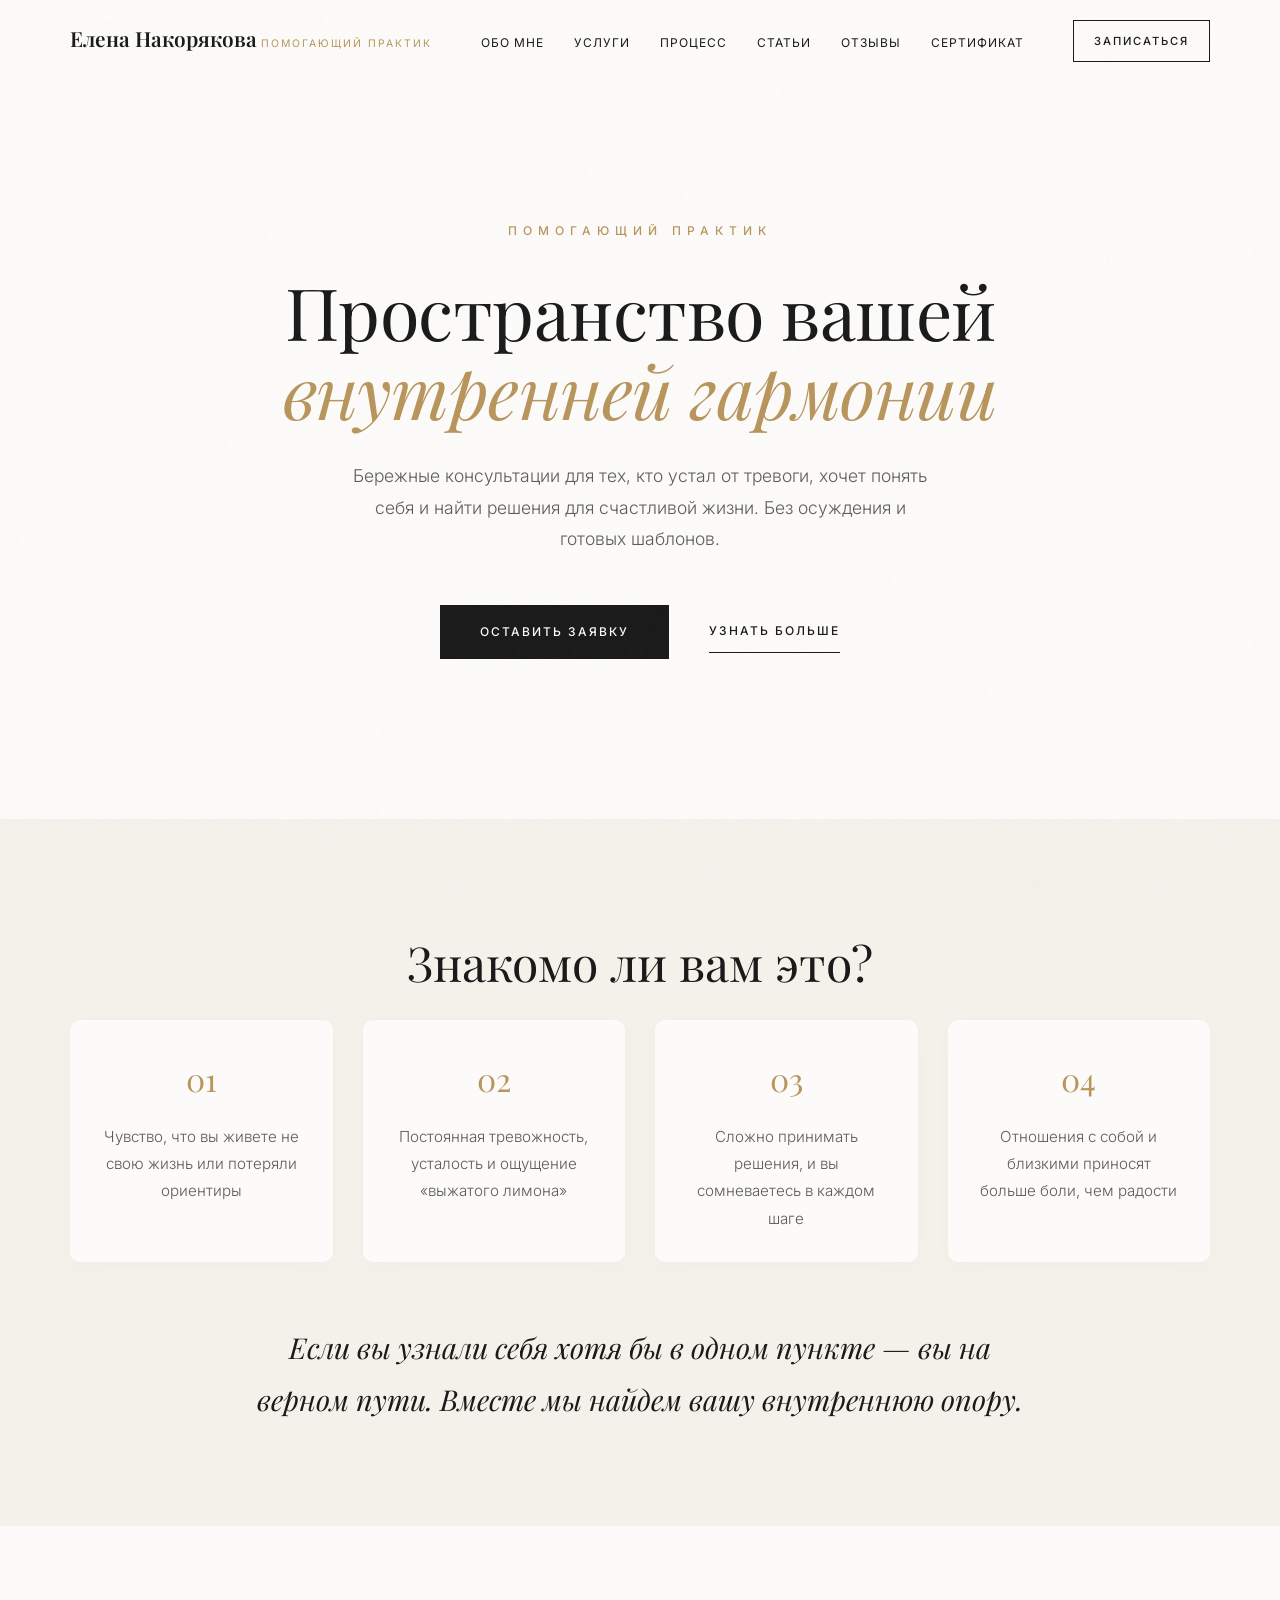
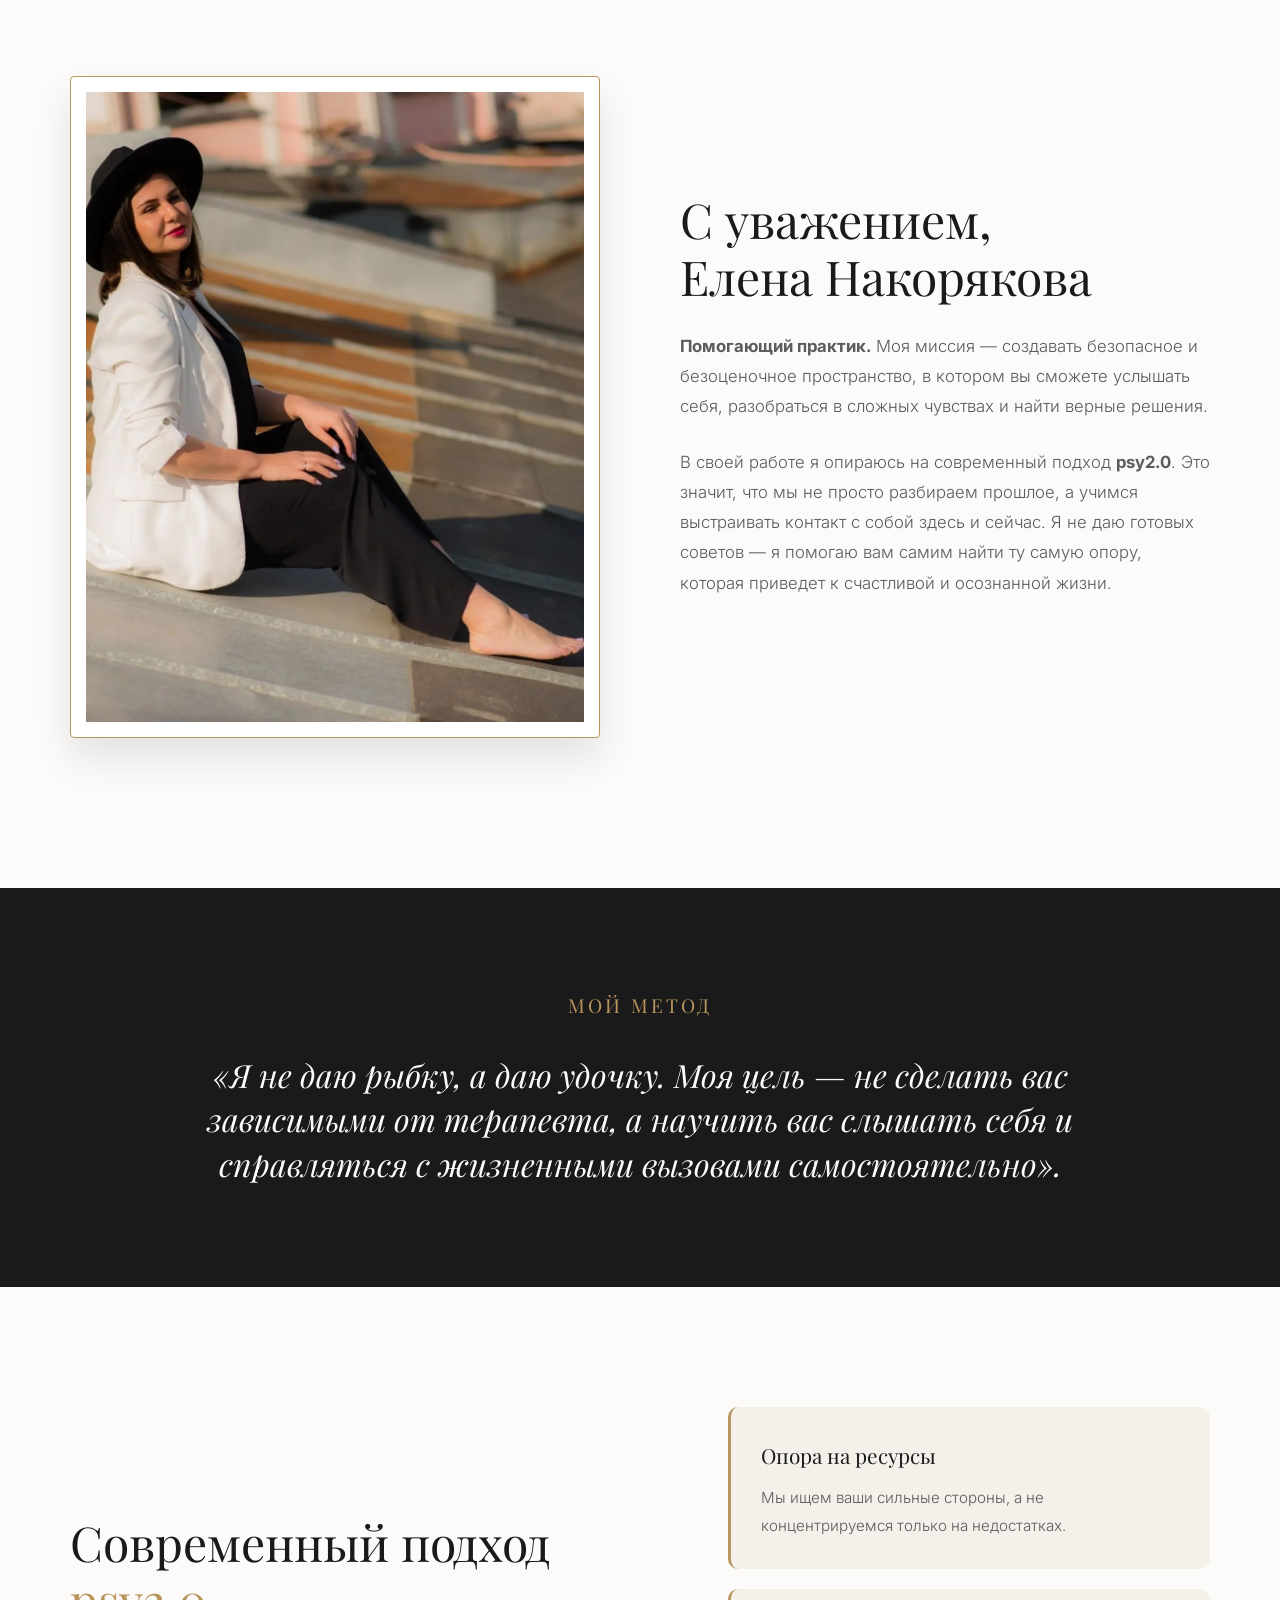
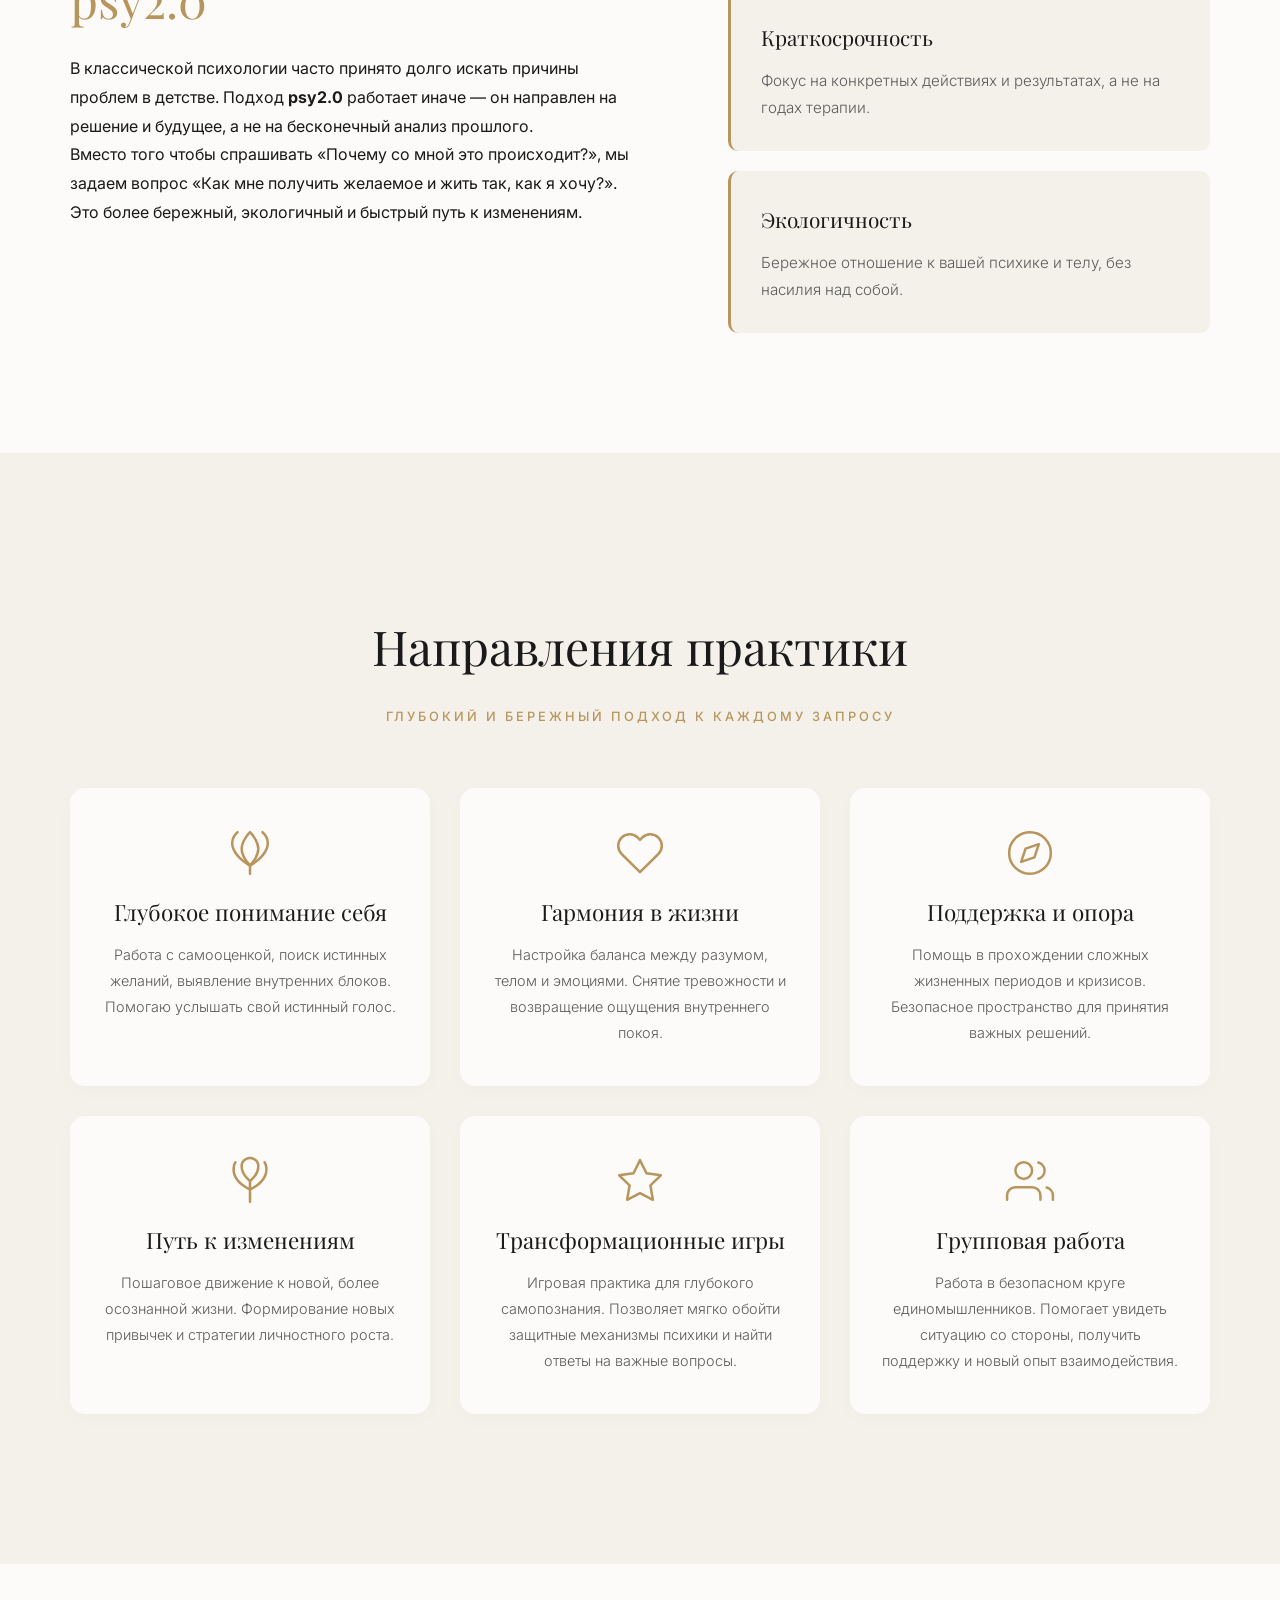
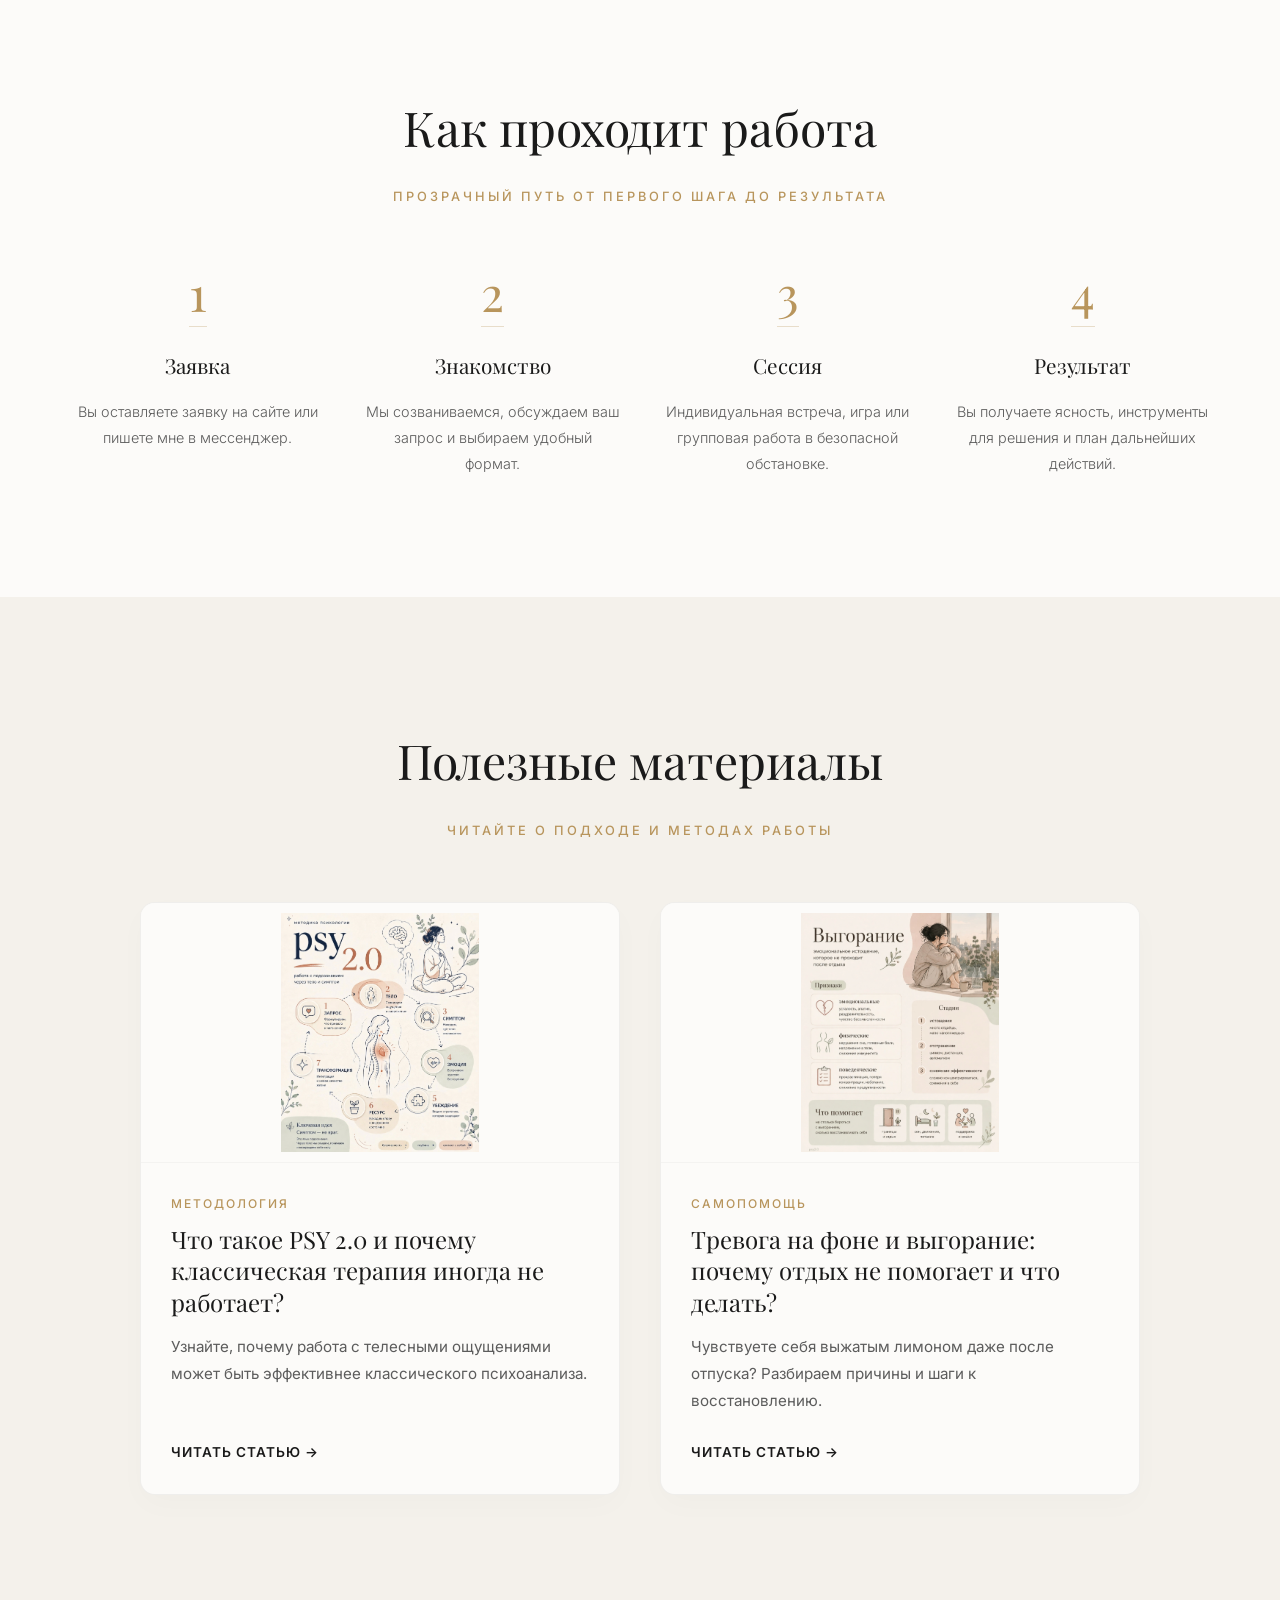
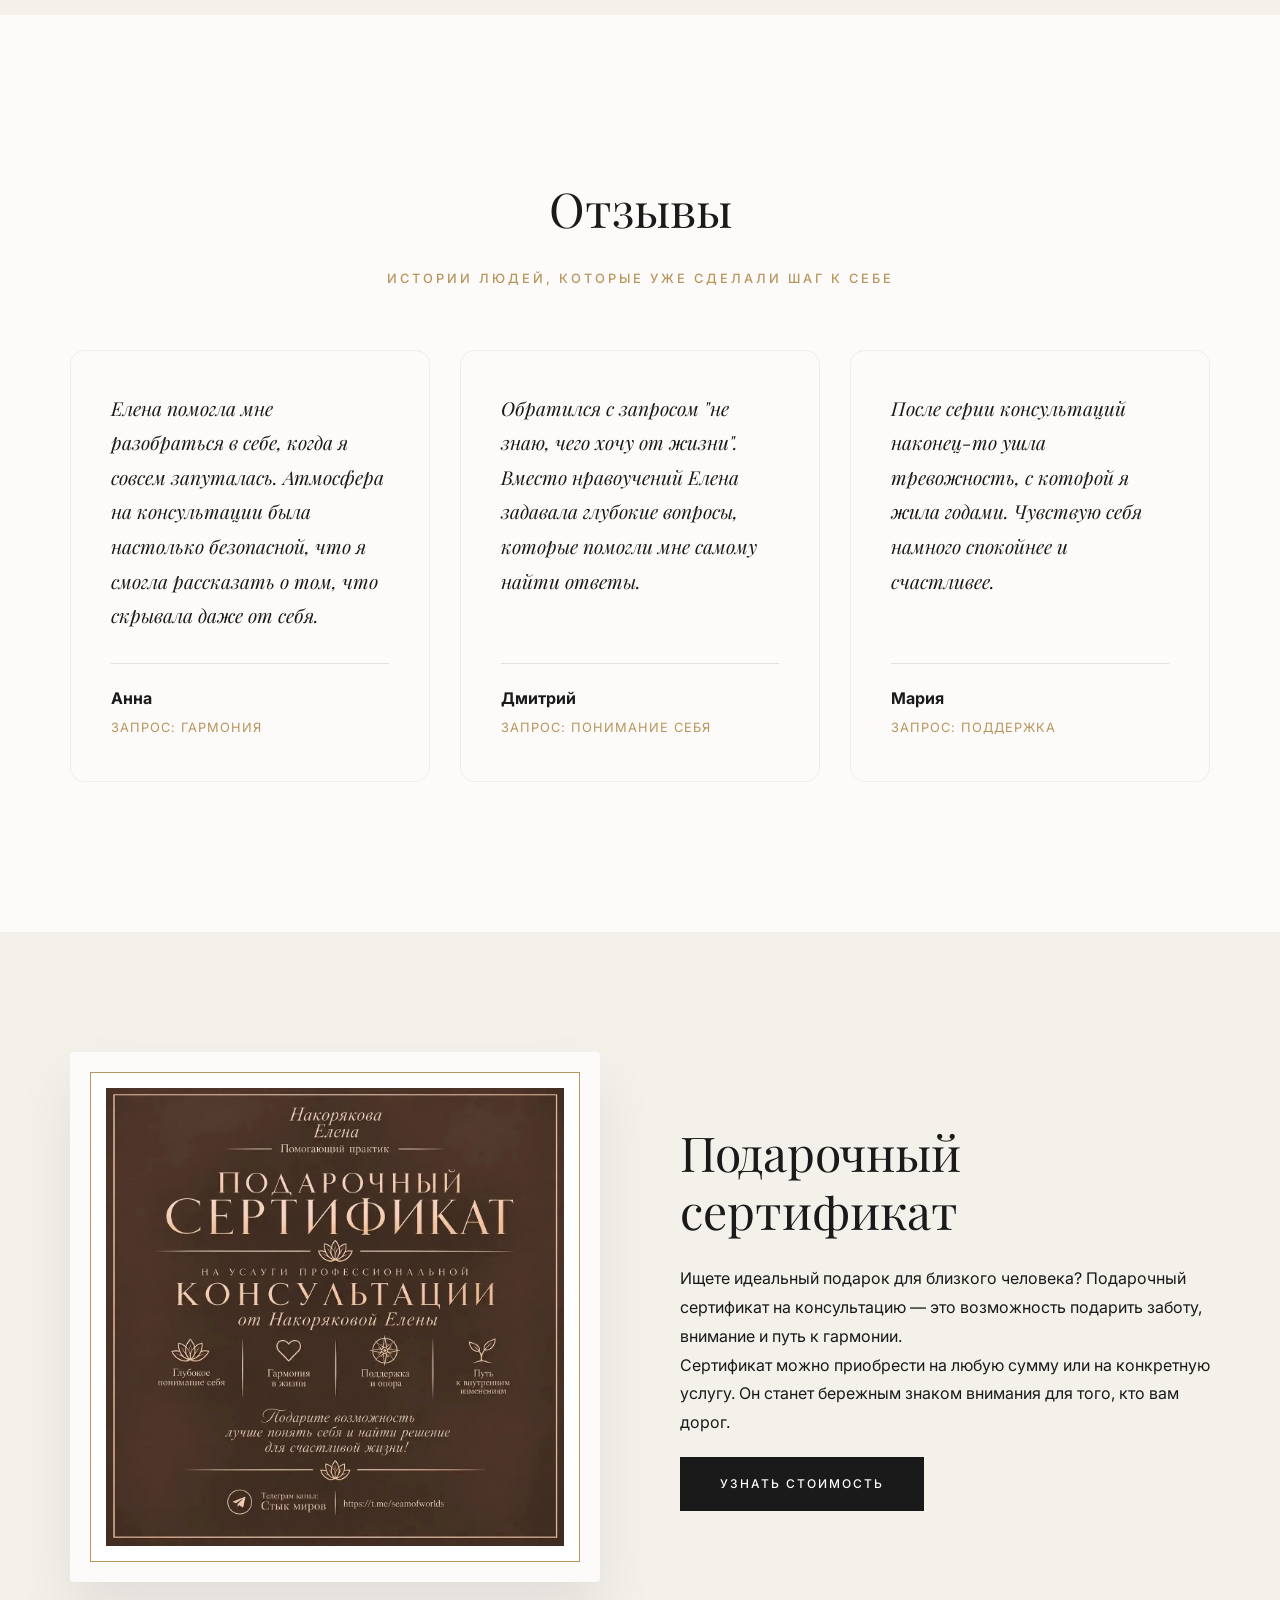
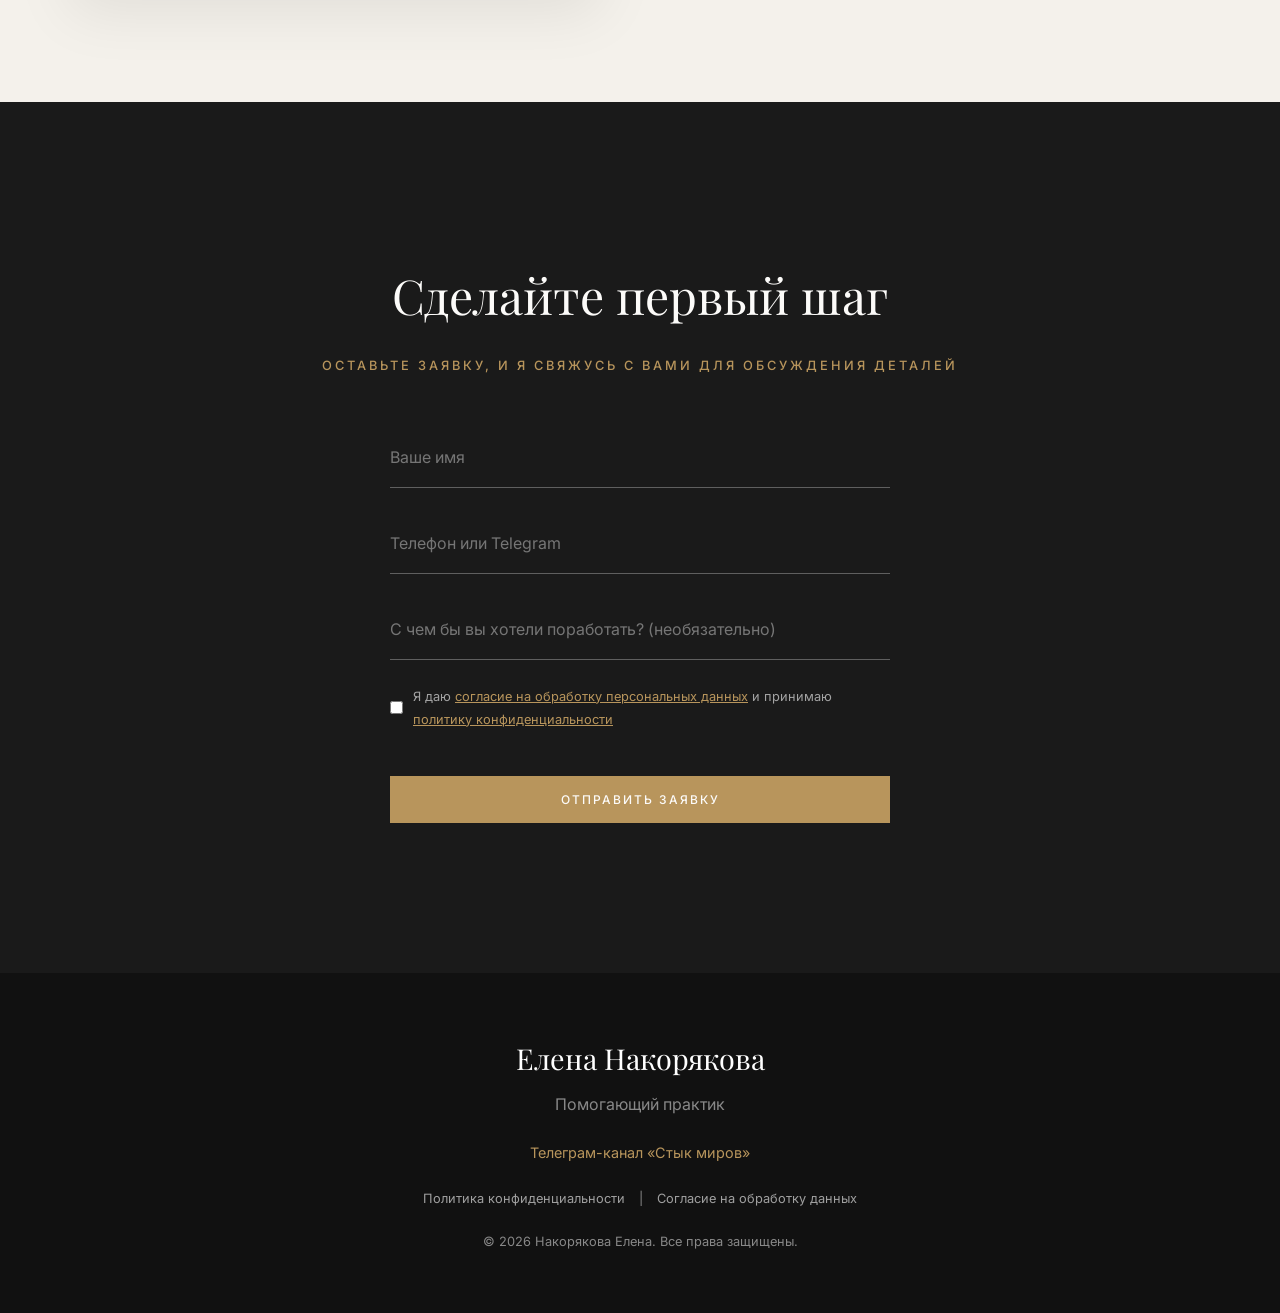
<file: index.html>
<!DOCTYPE html>
<html lang="ru">
<head>
    <meta charset="UTF-8">
    <meta name="viewport" content="width=device-width, initial-scale=1.0">
    <title>Елена Накорякова | Помогающий практик</title>
    
    <!-- Логотип для браузера и поисковиков -->
<link rel="icon" type="image/png" href="logo.png">
<link rel="apple-touch-icon" href="logo.png">

<!-- Настройки для красивого отображения при отправке ссылки в соцсетях/мессенджерах -->
<meta property="og:title" content="Елена Накорякова | Помогающий практик">
<meta property="og:description" content="Бережные консультации, подход psy2.0, гармония и опора.">
<meta property="og:image" content="https://stykmirov.ru/logo.png">
<meta property="og:type" content="website">
    
    <link rel="stylesheet" href="style.css">
    
    <link rel="preconnect" href="https://fonts.googleapis.com">
    <link rel="preconnect" href="https://fonts.gstatic.com" crossorigin>
    <link href="https://fonts.googleapis.com/css2?family=Inter:wght@300;400;500&family=Playfair+Display:ital,wght@0,400;0,500;0,600;1,400&display=swap" rel="stylesheet">
</head>
<body>

    <div class="bg-texture"></div>

    <!-- НАВИГАЦИЯ -->
    <nav id="navbar">
        <div class="container nav-content">
            <div class="logo">
                <a href="index.html" style="text-decoration: none;">
                    <span class="logo-name">Елена Накорякова</span>
                    <span class="logo-sub">Помогающий практик</span>
                </a>
            </div>
            
            <div class="burger" id="burger-menu">
                <span></span>
                <span></span>
                <span></span>
            </div>

            <ul class="nav-links" id="nav-links">
                <li><a href="#about">Обо мне</a></li>
                <li><a href="#services">Услуги</a></li>
                <li><a href="#process">Процесс</a></li>
                <li><a href="#blog">Статьи</a></li> <!-- Ведет на блок карточек -->
                <li><a href="#reviews">Отзывы</a></li>
                <li><a href="#certificate">Сертификат</a></li>
                <li class="mobile-only-btn"><a href="#contact" class="btn btn-nav">Записаться</a></li>
            </ul>
            
            <a href="#contact" class="btn btn-nav desktop-only-btn">Записаться</a>
        </div>
    </nav>

    <!-- ГЛАВНЫЙ ЭКРАН -->
    <header class="hero" id="home">
        <div class="container hero-content reveal">
            <p class="hero-tagline">Помогающий практик</p>
            <h1>Пространство вашей <br><span class="italic-accent">внутренней гармонии</span></h1>
            <p class="hero-subtitle">Бережные консультации для тех, кто устал от тревоги, хочет понять себя и найти решения для счастливой жизни. Без осуждения и готовых шаблонов.</p>
            <div class="hero-buttons">
                <a href="#contact" class="btn btn-primary">Оставить заявку</a>
                <a href="#about" class="btn btn-text">Узнать больше</a>
            </div>
        </div>
    </header>

    <!-- ЭМПАТИЯ -->
    <section class="empathy">
        <div class="container reveal">
            <h2 class="section-title">Знакомо ли вам это?</h2>
            <div class="empathy-grid">
                <div class="empathy-item">
                    <span class="empathy-mark">01</span>
                    <p>Чувство, что вы живете не свою жизнь или потеряли ориентиры</p>
                </div>
                <div class="empathy-item">
                    <span class="empathy-mark">02</span>
                    <p>Постоянная тревожность, усталость и ощущение «выжатого лимона»</p>
                </div>
                <div class="empathy-item">
                    <span class="empathy-mark">03</span>
                    <p>Сложно принимать решения, и вы сомневаетесь в каждом шаге</p>
                </div>
                <div class="empathy-item">
                    <span class="empathy-mark">04</span>
                    <p>Отношения с собой и близкими приносят больше боли, чем радости</p>
                </div>
            </div>
            <p class="empathy-outro">Если вы узнали себя хотя бы в одном пункте — вы на верном пути. Вместе мы найдем вашу внутреннюю опору.</p>
        </div>
    </section>

    <!-- ОБО МНЕ -->
    <section class="about" id="about">
        <div class="container about-grid reveal">
            <div class="about-image">
                <img src="portrait.jpg" alt="Елена Накорякова" class="about-img">
            </div>
            <div class="about-text">
                <h2 class="section-title-left">С уважением, <br>Елена Накорякова</h2>
                <p class="about-desc"><strong>Помогающий практик.</strong> Моя миссия — создавать безопасное и безоценочное пространство, в котором вы сможете услышать себя, разобраться в сложных чувствах и найти верные решения.</p>
                <p class="about-desc">В своей работе я опираюсь на современный подход <strong>psy2.0</strong>. Это значит, что мы не просто разбираем прошлое, а учимся выстраивать контакт с собой здесь и сейчас. Я не даю готовых советов — я помогаю вам самим найти ту самую опору, которая приведет к счастливой и осознанной жизни.</p>
            </div>
        </div>
    </section>

    <!-- МЕТОД -->
    <section class="method" id="method">
        <div class="container reveal">
            <div class="method-box">
                <h2 class="method-title">Мой метод</h2>
                <p class="method-quote">«Я не даю рыбку, а даю удочку. Моя цель — не сделать вас зависимыми от терапевта, а научить вас слышать себя и справляться с жизненными вызовами самостоятельно».</p>
            </div>
        </div>
    </section>

    <!-- ПОДХОД PSY2.0 -->
    <section class="psy-approach">
        <div class="container reveal">
            <div class="psy-grid">
                <div class="psy-text">
                    <h2 class="section-title-left">Современный подход <br><span class="gold-text">psy2.0</span></h2>
                    <p class="about-desc">В классической психологии часто принято долго искать причины проблем в детстве. Подход <strong>psy2.0</strong> работает иначе — он направлен на решение и будущее, а не на бесконечный анализ прошлого.</p>
                    <p class="about-desc">Вместо того чтобы спрашивать «Почему со мной это происходит?», мы задаем вопрос «Как мне получить желаемое и жить так, как я хочу?». Это более бережный, экологичный и быстрый путь к изменениям.</p>
                </div>
                <div class="psy-features">
                    <div class="psy-feature-item">
                        <h4>Опора на ресурсы</h4>
                        <p>Мы ищем ваши сильные стороны, а не концентрируемся только на недостатках.</p>
                    </div>
                    <div class="psy-feature-item">
                        <h4>Краткосрочность</h4>
                        <p>Фокус на конкретных действиях и результатах, а не на годах терапии.</p>
                    </div>
                    <div class="psy-feature-item">
                        <h4>Экологичность</h4>
                        <p>Бережное отношение к вашей психике и телу, без насилия над собой.</p>
                    </div>
                </div>
            </div>
        </div>
    </section>

    <!-- УСЛУГИ -->
    <section class="services" id="services">
        <div class="container">
            <div class="section-header reveal">
                <h2 class="section-title">Направления практики</h2>
                <p class="section-subtitle">Глубокий и бережный подход к каждому запросу</p>
            </div>
            
            <div class="services-grid">
                <div class="service-card reveal">
                    <div class="service-icon">
                        <svg viewBox="0 0 24 24" fill="none" stroke="currentColor" stroke-width="1.2" stroke-linecap="round" stroke-linejoin="round"><path d="M12 2C12 2 16 6 16 10C16 14 12 18 12 18C12 18 8 14 8 10C8 6 12 2 12 2Z"/><path d="M12 18C12 18 18 15 20 10C22 5 18 2 18 2"/><path d="M12 18C12 18 6 15 4 10C2 5 6 2 6 2"/><path d="M12 22V18"/></svg>
                    </div>
                    <h3>Глубокое понимание себя</h3>
                    <p>Работа с самооценкой, поиск истинных желаний, выявление внутренних блоков. Помогаю услышать свой истинный голос.</p>
                </div>

                <div class="service-card reveal" style="transition-delay: 100ms;">
                    <div class="service-icon">
                        <svg viewBox="0 0 24 24" fill="none" stroke="currentColor" stroke-width="1.2" stroke-linecap="round" stroke-linejoin="round"><path d="M20.84 4.61a5.5 5.5 0 0 0-7.78 0L12 5.67l-1.06-1.06a5.5 5.5 0 0 0-7.78 7.78l1.06 1.06L12 21.23l7.78-7.78 1.06-1.06a5.5 5.5 0 0 0 0-7.78z"/></svg>
                    </div>
                    <h3>Гармония в жизни</h3>
                    <p>Настройка баланса между разумом, телом и эмоциями. Снятие тревожности и возвращение ощущения внутреннего покоя.</p>
                </div>

                <div class="service-card reveal" style="transition-delay: 200ms;">
                    <div class="service-icon">
                        <svg viewBox="0 0 24 24" fill="none" stroke="currentColor" stroke-width="1.2" stroke-linecap="round" stroke-linejoin="round"><circle cx="12" cy="12" r="10"/><polygon points="16.24 7.76 14.12 14.12 7.76 16.24 9.88 9.88 16.24 7.76"/></svg>
                    </div>
                    <h3>Поддержка и опора</h3>
                    <p>Помощь в прохождении сложных жизненных периодов и кризисов. Безопасное пространство для принятия важных решений.</p>
                </div>

                <div class="service-card reveal" style="transition-delay: 300ms;">
                    <div class="service-icon">
                        <svg viewBox="0 0 24 24" fill="none" stroke="currentColor" stroke-width="1.2" stroke-linecap="round" stroke-linejoin="round"><path d="M12 22V12"/><path d="M12 12C12 12 16 9 16 5C16 1 12 1 12 1C12 1 8 1 8 5C8 9 12 12 12 12Z"/><path d="M12 16C12 16 17 14 19 10C21 6 19 3 19 3"/><path d="M12 16C12 16 7 14 5 10C3 6 5 3 5 3"/></svg>
                    </div>
                    <h3>Путь к изменениям</h3>
                    <p>Пошаговое движение к новой, более осознанной жизни. Формирование новых привычек и стратегии личностного роста.</p>
                </div>

                <div class="service-card reveal" style="transition-delay: 400ms;">
                    <div class="service-icon">
                        <svg viewBox="0 0 24 24" fill="none" stroke="currentColor" stroke-width="1.2" stroke-linecap="round" stroke-linejoin="round"><polygon points="12 2 15.09 8.26 22 9.27 17 14.14 18.18 21.02 12 17.77 5.82 21.02 7 14.14 2 9.27 8.91 8.26 12 2"></polygon></svg>
                    </div>
                    <h3>Трансформационные игры</h3>
                    <p>Игровая практика для глубокого самопознания. Позволяет мягко обойти защитные механизмы психики и найти ответы на важные вопросы.</p>
                </div>

                <div class="service-card reveal" style="transition-delay: 500ms;">
                    <div class="service-icon">
                        <svg viewBox="0 0 24 24" fill="none" stroke="currentColor" stroke-width="1.2" stroke-linecap="round" stroke-linejoin="round"><path d="M17 21v-2a4 4 0 0 0-4-4H5a4 4 0 0 0-4 4v2"></path><circle cx="9" cy="7" r="4"></circle><path d="M23 21v-2a4 4 0 0 0-3-3.87"></path><path d="M16 3.13a4 4 0 0 1 0 7.75"></path></svg>
                    </div>
                    <h3>Групповая работа</h3>
                    <p>Работа в безопасном круге единомышленников. Помогает увидеть ситуацию со стороны, получить поддержку и новый опыт взаимодействия.</p>
                </div>
            </div>
        </div>
    </section>

    <!-- КАК ПРОХОДИТ -->
    <section class="process" id="process">
        <div class="container">
            <div class="section-header reveal">
                <h2 class="section-title">Как проходит работа</h2>
                <p class="section-subtitle">Прозрачный путь от первого шага до результата</p>
            </div>
            <div class="process-steps reveal">
                <div class="step">
                    <div class="step-num">1</div>
                    <h4>Заявка</h4>
                    <p>Вы оставляете заявку на сайте или пишете мне в мессенджер.</p>
                </div>
                <div class="step">
                    <div class="step-num">2</div>
                    <h4>Знакомство</h4>
                    <p>Мы созваниваемся, обсуждаем ваш запрос и выбираем удобный формат.</p>
                </div>
                <div class="step">
                    <div class="step-num">3</div>
                    <h4>Сессия</h4>
                    <p>Индивидуальная встреча, игра или групповая работа в безопасной обстановке.</p>
                </div>
                <div class="step">
                    <div class="step-num">4</div>
                    <h4>Результат</h4>
                    <p>Вы получаете ясность, инструменты для решения и план дальнейших действий.</p>
                </div>
            </div>
        </div>
    </section>

    <!-- БЛОК АНОНСА СТАТЕЙ (СТАТИЧЕСКИЙ) -->
    <section class="blog-preview" id="blog">
        <div class="container reveal">
            <div class="section-header">
                <h2 class="section-title">Полезные материалы</h2>
                <p class="section-subtitle">Читайте о подходе и методах работы</p>
            </div>
            
            <div class="blog-card-wrapper">
                <!-- Статья 1 -->
                <a href="blog-psy2.html" class="blog-card">
                    <div class="blog-card-img">
                        <img src="psy2-photo.jpg" alt="PSY 2.0">
                    </div>
                    <div class="blog-card-content">
                        <span class="blog-category">Методология</span>
                        <h3>Что такое PSY 2.0 и почему классическая терапия иногда не работает?</h3>
                        <p>Узнайте, почему работа с телесными ощущениями может быть эффективнее классического психоанализа.</p>
                        <span class="blog-read-more">Читать статью &rarr;</span>
                    </div>
                </a>

                <!-- Статья 2 -->
                <a href="blog-burnout.html" class="blog-card">
                    <div class="blog-card-img">
                        <img src="burnout-photo.jpg" alt="Выгорание">
                    </div>
                    <div class="blog-card-content">
                        <span class="blog-category">Самопомощь</span>
                        <h3>Тревога на фоне и выгорание: почему отдых не помогает и что делать?</h3>
                        <p>Чувствуете себя выжатым лимоном даже после отпуска? Разбираем причины и шаги к восстановлению.</p>
                        <span class="blog-read-more">Читать статью &rarr;</span>
                    </div>
                </a>
            </div>
        </div>
    </section>

    <!-- ОТЗЫВЫ -->
    <section class="reviews" id="reviews">
        <div class="container">
            <div class="section-header reveal">
                <h2 class="section-title">Отзывы</h2>
                <p class="section-subtitle">Истории людей, которые уже сделали шаг к себе</p>
            </div>
            <div class="reviews-grid">
                <div class="review-card reveal">
                    <p class="review-text">Елена помогла мне разобраться в себе, когда я совсем запуталась. Атмосфера на консультации была настолько безопасной, что я смогла рассказать о том, что скрывала даже от себя.</p>
                    <div class="review-author">
                        <strong>Анна</strong>
                        <span>Запрос: Гармония</span>
                    </div>
                </div>
                <div class="review-card reveal" style="transition-delay: 100ms;">
                    <p class="review-text">Обратился с запросом "не знаю, чего хочу от жизни". Вместо нравоучений Елена задавала глубокие вопросы, которые помогли мне самому найти ответы.</p>
                    <div class="review-author">
                        <strong>Дмитрий</strong>
                        <span>Запрос: Понимание себя</span>
                    </div>
                </div>
                <div class="review-card reveal" style="transition-delay: 200ms;">
                    <p class="review-text">После серии консультаций наконец-то ушла тревожность, с которой я жила годами. Чувствую себя намного спокойнее и счастливее.</p>
                    <div class="review-author">
                        <strong>Мария</strong>
                        <span>Запрос: Поддержка</span>
                    </div>
                </div>
            </div>
        </div>
    </section>

    <!-- СЕРТИФИКАТ -->
    <section class="certificate-section" id="certificate">
        <div class="container reveal">
            <div class="certificate-grid">
                <div class="cert-image-wrapper">
                    <div class="cert-frame">
                        <img src="cert.jpg" alt="Подарочный сертификат">
                    </div>
                </div>
                <div class="cert-text">
                    <h2 class="section-title-left">Подарочный сертификат</h2>
                    <p class="about-desc">Ищете идеальный подарок для близкого человека? Подарочный сертификат на консультацию — это возможность подарить заботу, внимание и путь к гармонии.</p>
                    <p class="about-desc">Сертификат можно приобрести на любую сумму или на конкретную услугу. Он станет бережным знаком внимания для того, кто вам дорог.</p>
                    <a href="#contact" class="btn btn-primary" style="margin-top: 20px;">Узнать стоимость</a>
                </div>
            </div>
        </div>
    </section>

    <!-- ФОРМА -->
    <section class="contact" id="contact">
        <div class="container contact-container reveal">
            <h2 class="section-title">Сделайте первый шаг</h2>
            <p class="section-subtitle">Оставьте заявку, и я свяжусь с вами для обсуждения деталей</p>
            
            <form class="contact-form" id="consultationForm" action="https://formsubmit.co/e_nakoryakova@mail.ru" method="POST">
                <input type="hidden" name="_subject" value="Новая заявка с сайта">
                <input type="hidden" name="_captcha" value="false">
                <input type="hidden" name="_template" value="table">

                <div class="input-group">
                    <input type="text" id="name" name="Имя" placeholder="Ваше имя" required>
                </div>
                <div class="input-group">
                    <input type="tel" id="phone" name="Контакт" placeholder="Телефон или Telegram" required>
                </div>
                <div class="input-group">
                    <input type="text" id="message" name="Запрос" placeholder="С чем бы вы хотели поработать? (необязательно)">
                </div>
                
                <div class="checkbox-group">
                    <input type="checkbox" id="agree" name="Согласие" value="Да" required>
                    <label for="agree">Я даю <a href="consent.html" target="_blank">согласие на обработку персональных данных</a> и принимаю <a href="privacy.html" target="_blank">политику конфиденциальности</a></label>
                </div>

                <button type="submit" class="btn btn-primary btn-submit">Отправить заявку</button>
            </form>
        </div>
    </section>

    <!-- ПОДВАЛ -->
    <footer>
        <div class="container footer-content">
            <div class="footer-logo">
                <h3>Елена Накорякова</h3>
                <p>Помогающий практик</p>
            </div>
            <div class="footer-telegram">
                <a href="https://t.me/seamofworlds" target="_blank">Телеграм-канал «Стык миров»</a>
            </div>
            <div class="footer-legal">
                <a href="privacy.html">Политика конфиденциальности</a>
                <span>|</span>
                <a href="consent.html">Согласие на обработку данных</a>
            </div>
            <div class="footer-copy">
                <p>&copy; 2026 Накорякова Елена. Все права защищены.</p>
            </div>
        </div>
    </footer>

    <!-- МОДАЛЬНОЕ ОКНО -->
    <div class="modal" id="successModal">
        <div class="modal-content">
            <h3>Заявка отправлена</h3>
            <p>Спасибо за доверие. Я свяжусь с вами в ближайшее время.</p>
            <button class="btn btn-primary" onclick="closeModal()">Закрыть</button>
        </div>
    </div>

    <script src="script.js"></script>
</body>
</html>
</file>
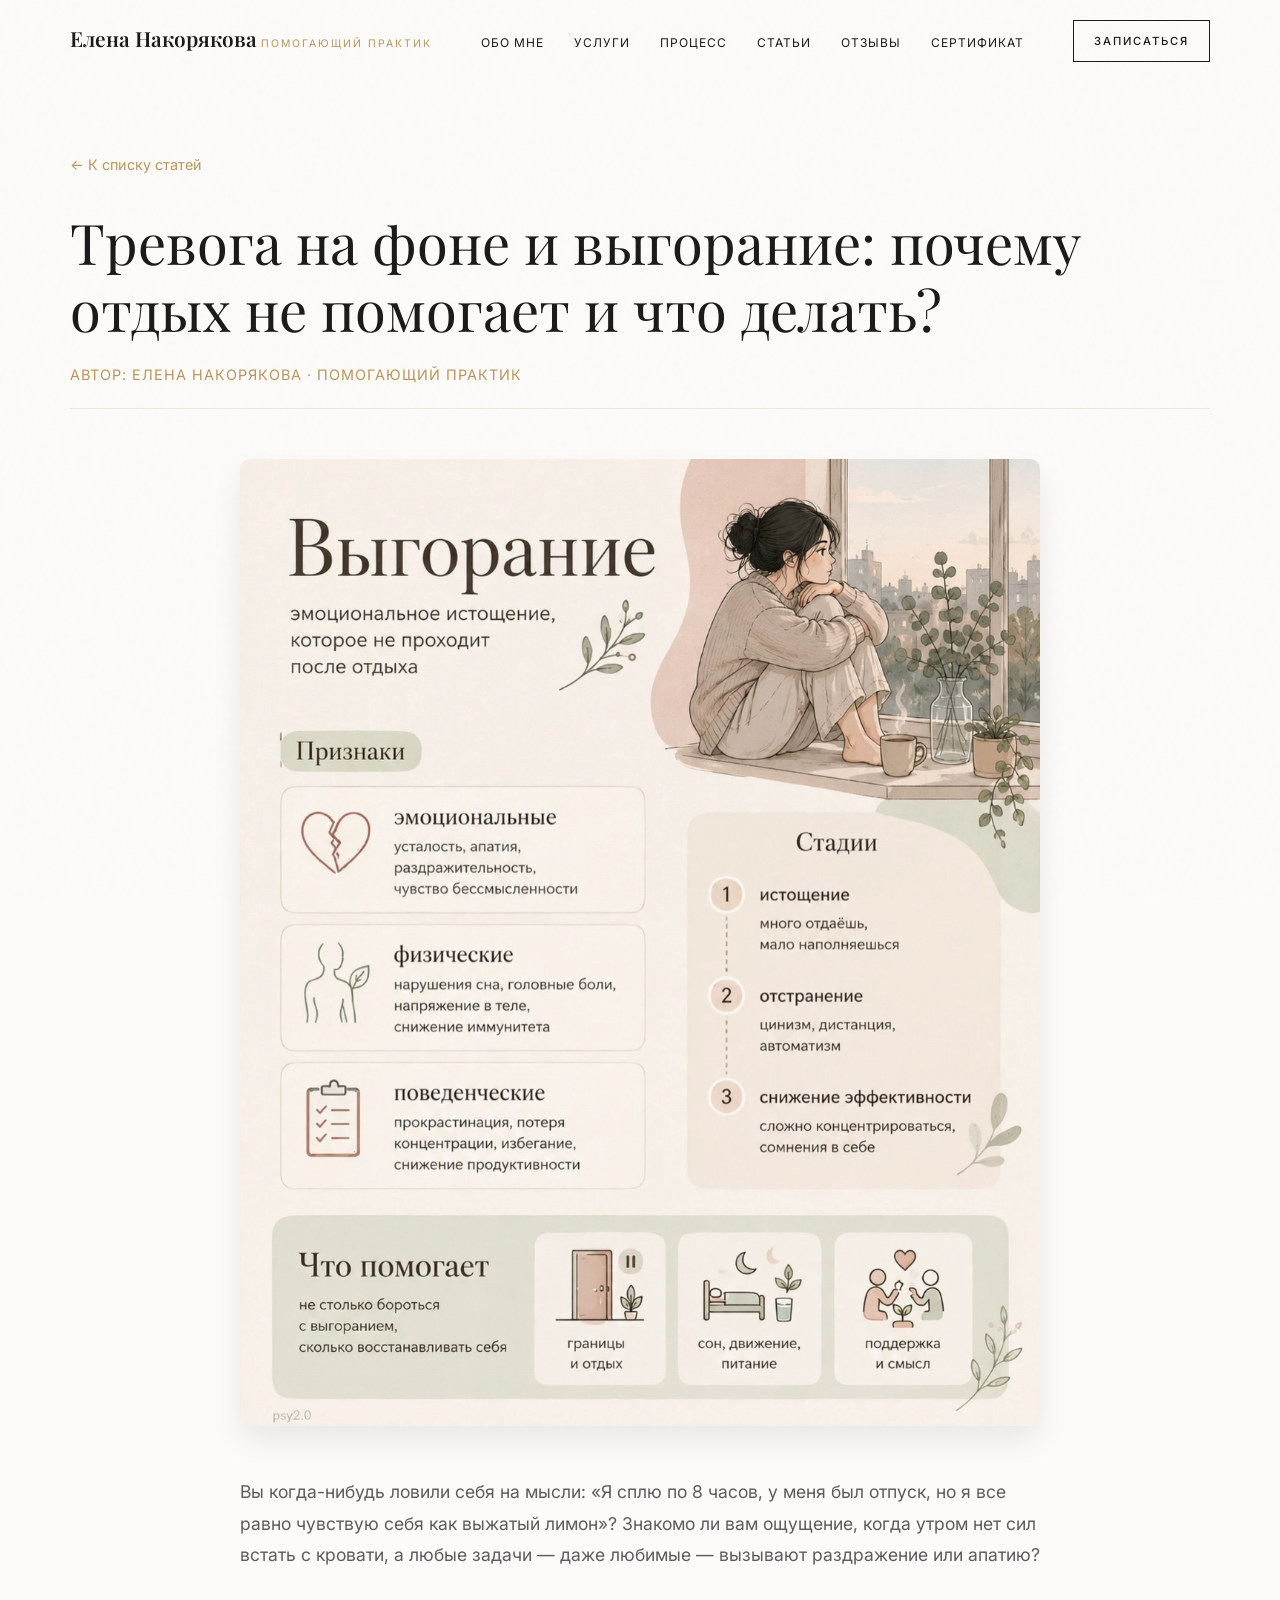
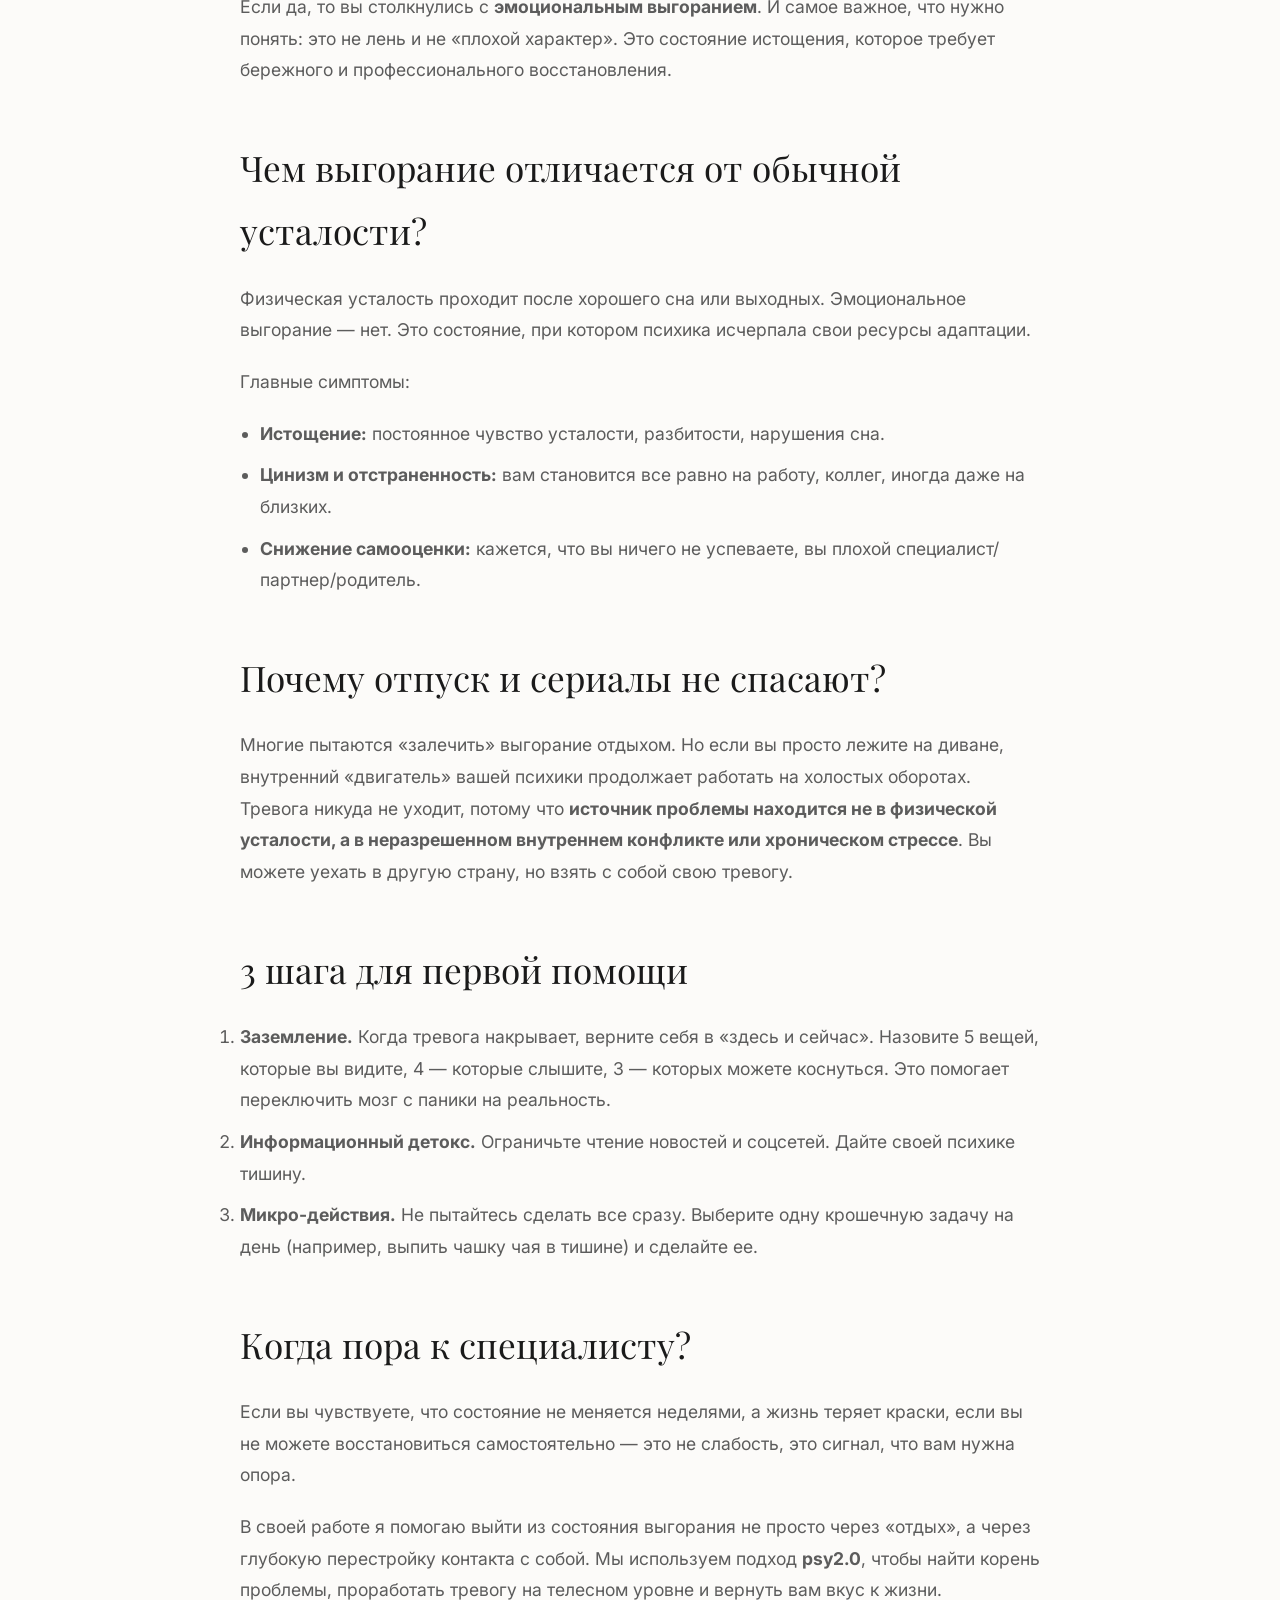
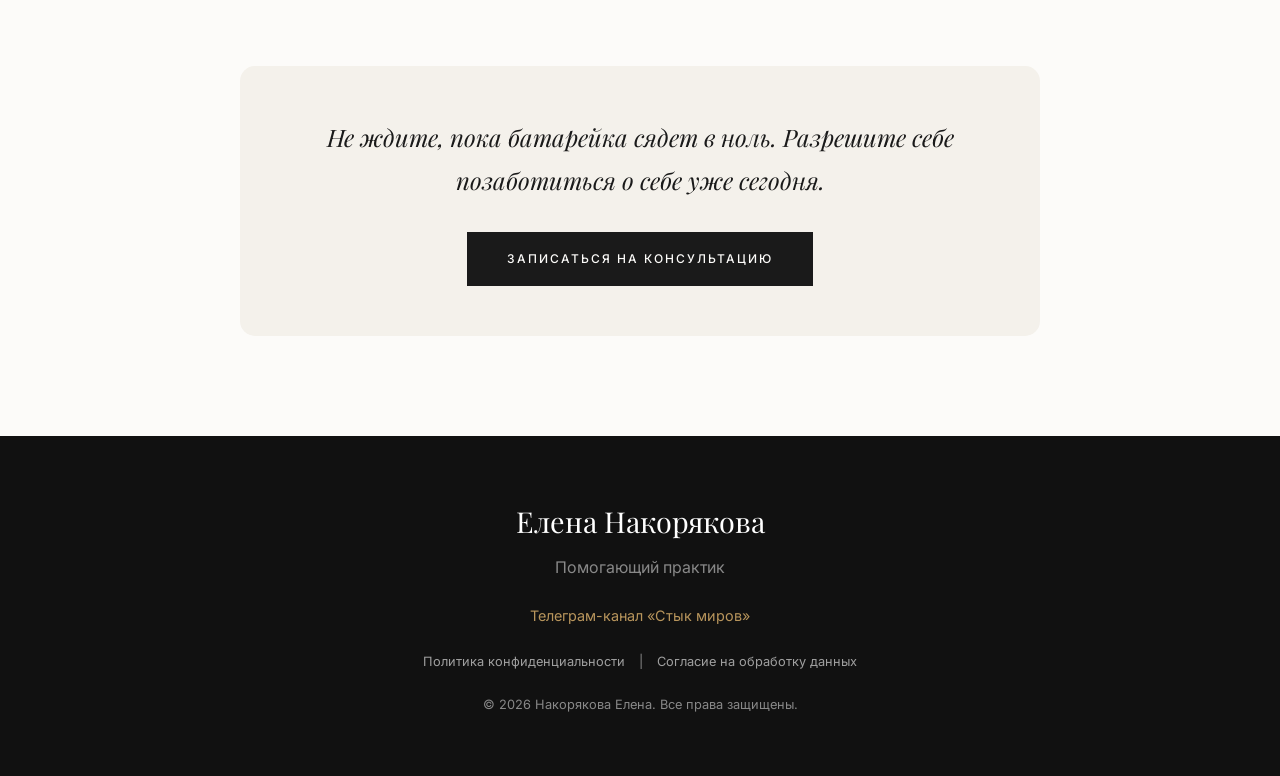
<file: blog-burnout.html>
<!DOCTYPE html>
<html lang="ru">
<head>
    <meta charset="UTF-8">
    <meta name="viewport" content="width=device-width, initial-scale=1.0">
    <title>Тревога на фоне и выгорание: почему отдых не помогает | Елена Накорякова</title>
    <!-- Логотип для браузера и поисковиков -->
<link rel="icon" type="image/png" href="logo.png">
<link rel="apple-touch-icon" href="logo.png">

<!-- Настройки для красивого отображения при отправке ссылки в соцсетях/мессенджерах -->
<meta property="og:title" content="Елена Накорякова | Помогающий практик">
<meta property="og:description" content="Бережные консультации, подход psy2.0, гармония и опора.">
<meta property="og:image" content="https://stykmirov.ru/logo.png">
<meta property="og:type" content="website">
    
    <meta name="description" content="Эмоциональное выгорание: как понять, что это не просто усталость. Почему отпуск не помогает и как вернуть себе энергию с помощью подхода psy2.0.">
    
    <link rel="stylesheet" href="style.css">
    
    <link rel="preconnect" href="https://fonts.googleapis.com">
    <link rel="preconnect" href="https://fonts.gstatic.com" crossorigin>
    <link href="https://fonts.googleapis.com/css2?family=Inter:wght@300;400;500&family=Playfair+Display:ital,wght@0,400;0,500;0,600;1,400&display=swap" rel="stylesheet">
</head>
<body>

    <div class="bg-texture"></div>

    <nav id="navbar" class="scrolled">
        <div class="container nav-content">
            <div class="logo">
                <a href="index.html" style="text-decoration: none;">
                    <span class="logo-name">Елена Накорякова</span>
                    <span class="logo-sub">Помогающий практик</span>
                </a>
            </div>
            
            <div class="burger" id="burger-menu">
                <span></span>
                <span></span>
                <span></span>
            </div>

            <ul class="nav-links" id="nav-links">
                <li><a href="index.html#about">Обо мне</a></li>
                <li><a href="index.html#services">Услуги</a></li>
                <li><a href="index.html#process">Процесс</a></li>
                <li><a href="index.html#blog">Статьи</a></li>
                <li><a href="index.html#reviews">Отзывы</a></li>
                <li><a href="index.html#certificate">Сертификат</a></li>
                <li class="mobile-only-btn"><a href="index.html#contact" class="btn btn-nav">Записаться</a></li>
            </ul>
            
            <a href="index.html#contact" class="btn btn-nav desktop-only-btn">Записаться</a>
        </div>
    </nav>

    <article class="article-page">
        <div class="container">
            <a href="index.html#blog" class="back-link" style="display: inline-block; margin-bottom: 30px; color: var(--gold); text-decoration: none; font-size: 0.9rem;">&larr; К списку статей</a>
            
            <h1 class="article-title">Тревога на фоне и выгорание: почему отдых не помогает и что делать?</h1>
            <p class="article-meta">Автор: Елена Накорякова · Помогающий практик</p>

            <div class="article-hero-image">
                <img src="burnout-photo.jpg" alt="Эмоциональное выгорание и тревога">
            </div>

            <div class="article-content">
                <p>Вы когда-нибудь ловили себя на мысли: «Я сплю по 8 часов, у меня был отпуск, но я все равно чувствую себя как выжатый лимон»? Знакомо ли вам ощущение, когда утром нет сил встать с кровати, а любые задачи — даже любимые — вызывают раздражение или апатию?</p>
                <p>Если да, то вы столкнулись с <strong>эмоциональным выгоранием</strong>. И самое важное, что нужно понять: это не лень и не «плохой характер». Это состояние истощения, которое требует бережного и профессионального восстановления.</p>

                <h2>Чем выгорание отличается от обычной усталости?</h2>
                <p>Физическая усталость проходит после хорошего сна или выходных. Эмоциональное выгорание — нет. Это состояние, при котором психика исчерпала свои ресурсы адаптации.</p>
                <p>Главные симптомы:</p>
                <ul>
                    <li><strong>Истощение:</strong> постоянное чувство усталости, разбитости, нарушения сна.</li>
                    <li><strong>Цинизм и отстраненность:</strong> вам становится все равно на работу, коллег, иногда даже на близких.</li>
                    <li><strong>Снижение самооценки:</strong> кажется, что вы ничего не успеваете, вы плохой специалист/партнер/родитель.</li>
                </ul>

                <h2>Почему отпуск и сериалы не спасают?</h2>
                <p>Многие пытаются «залечить» выгорание отдыхом. Но если вы просто лежите на диване, внутренний «двигатель» вашей психики продолжает работать на холостых оборотах. Тревога никуда не уходит, потому что <strong>источник проблемы находится не в физической усталости, а в неразрешенном внутреннем конфликте или хроническом стрессе</strong>. Вы можете уехать в другую страну, но взять с собой свою тревогу.</p>

                <h2>3 шага для первой помощи</h2>
                <ol>
                    <li><strong>Заземление.</strong> Когда тревога накрывает, верните себя в «здесь и сейчас». Назовите 5 вещей, которые вы видите, 4 — которые слышите, 3 — которых можете коснуться. Это помогает переключить мозг с паники на реальность.</li>
                    <li><strong>Информационный детокс.</strong> Ограничьте чтение новостей и соцсетей. Дайте своей психике тишину.</li>
                    <li><strong>Микро-действия.</strong> Не пытайтесь сделать все сразу. Выберите одну крошечную задачу на день (например, выпить чашку чая в тишине) и сделайте ее.</li>
                </ol>

                <h2>Когда пора к специалисту?</h2>
                <p>Если вы чувствуете, что состояние не меняется неделями, а жизнь теряет краски, если вы не можете восстановиться самостоятельно — это не слабость, это сигнал, что вам нужна опора.</p>
                <p>В своей работе я помогаю выйти из состояния выгорания не просто через «отдых», а через глубокую перестройку контакта с собой. Мы используем подход <strong>psy2.0</strong>, чтобы найти корень проблемы, проработать тревогу на телесном уровне и вернуть вам вкус к жизни.</p>

                <div class="article-cta">
                    <p>Не ждите, пока батарейка сядет в ноль. Разрешите себе позаботиться о себе уже сегодня.</p>
                    <a href="index.html#contact" class="btn btn-primary">Записаться на консультацию</a>
                </div>
            </div>
        </div>
    </article>

    <footer>
        <div class="container footer-content">
            <div class="footer-logo">
                <h3>Елена Накорякова</h3>
                <p>Помогающий практик</p>
            </div>
            <div class="footer-telegram">
                <a href="https://t.me/seamofworlds" target="_blank">Телеграм-канал «Стык миров»</a>
            </div>
            <div class="footer-legal">
                <a href="privacy.html">Политика конфиденциальности</a>
                <span>|</span>
                <a href="consent.html">Согласие на обработку данных</a>
            </div>
            <div class="footer-copy">
                <p>&copy; 2026 Накорякова Елена. Все права защищены.</p>
            </div>
        </div>
    </footer>

    <script src="script.js"></script>
</body>
</html>
</file>
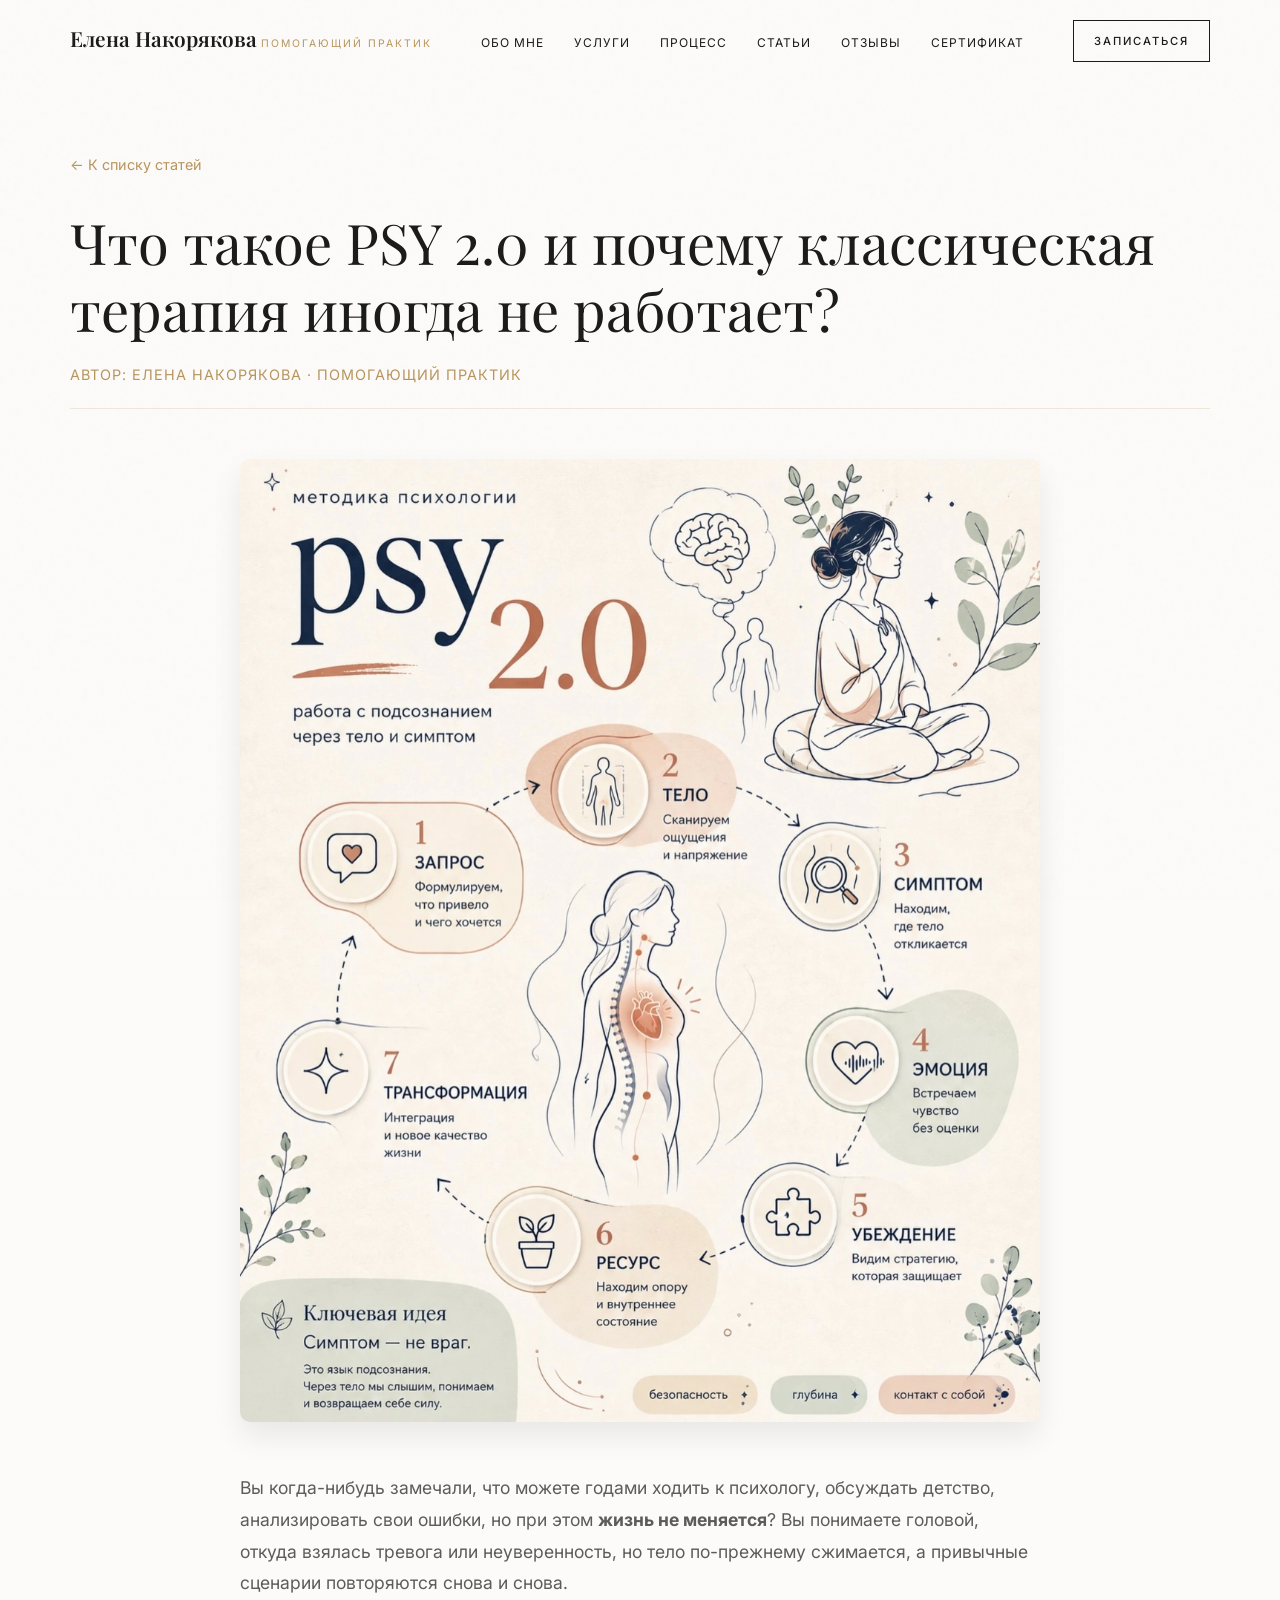
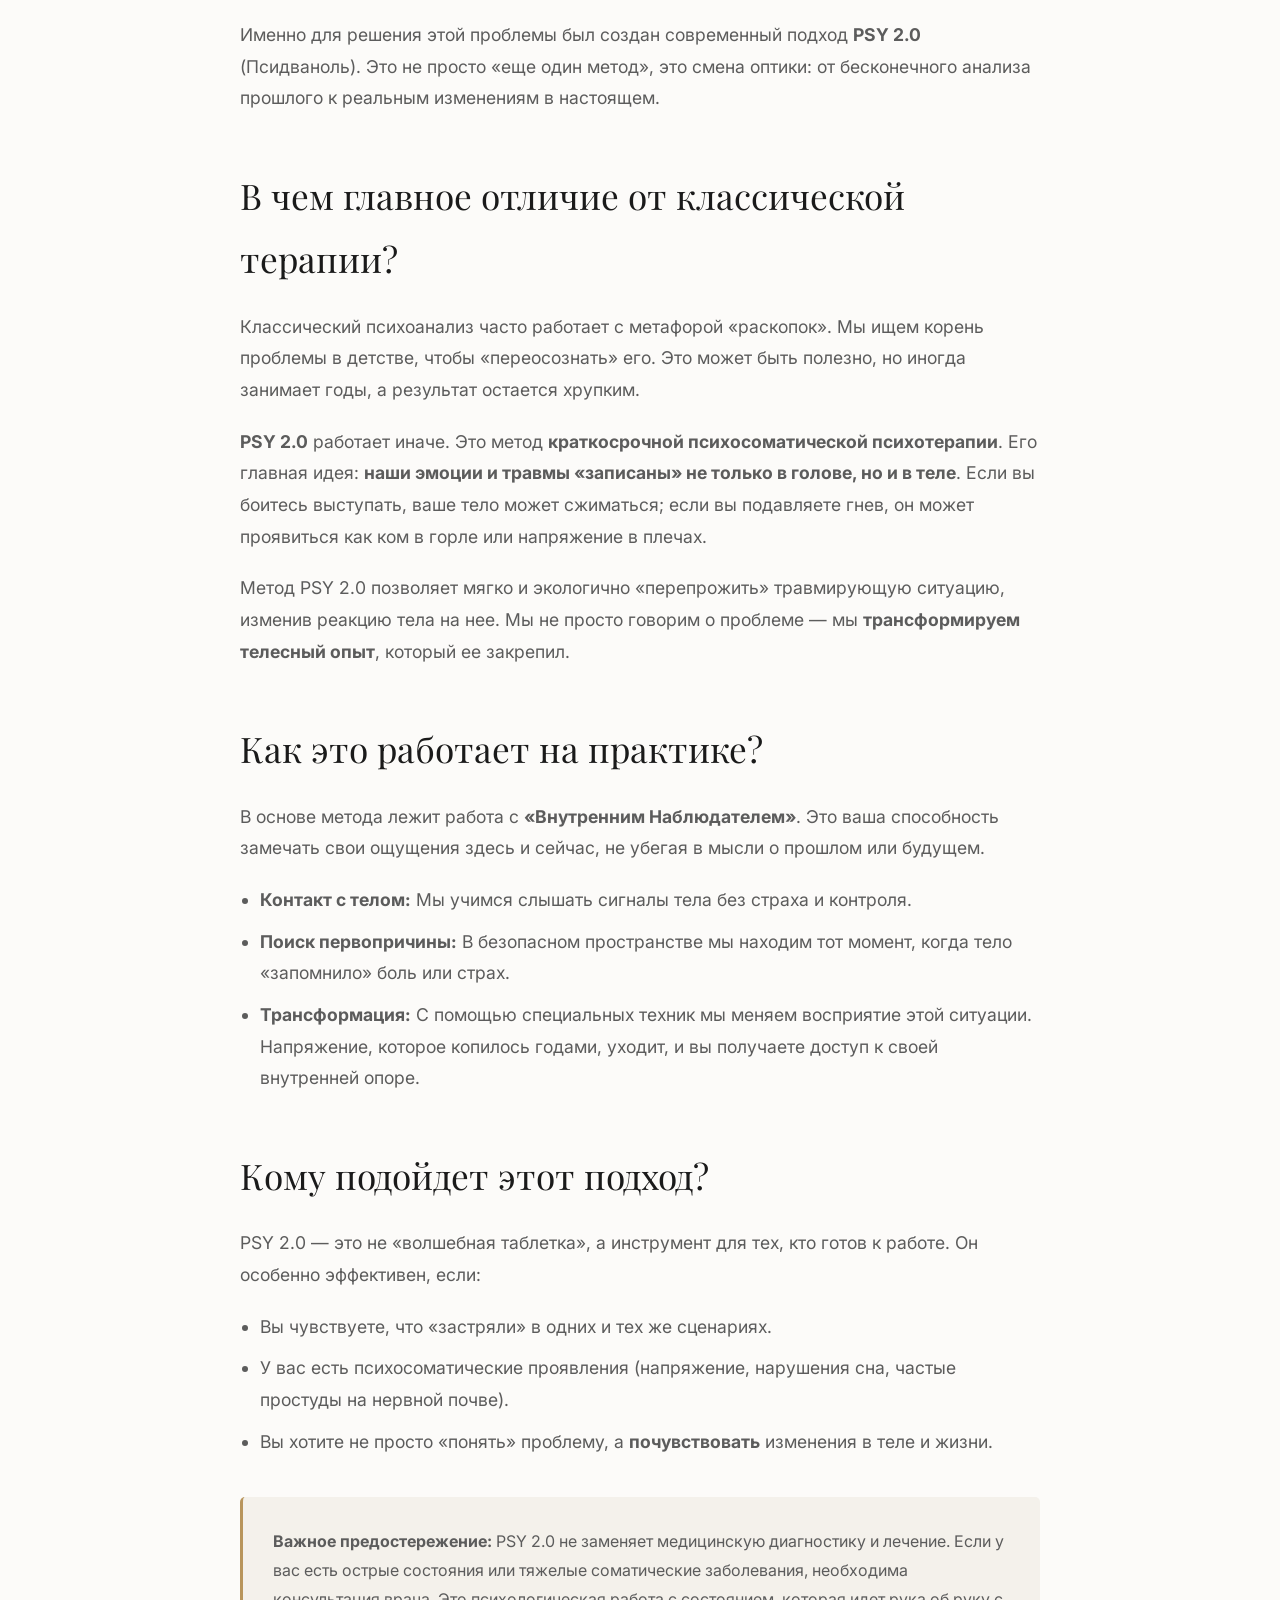
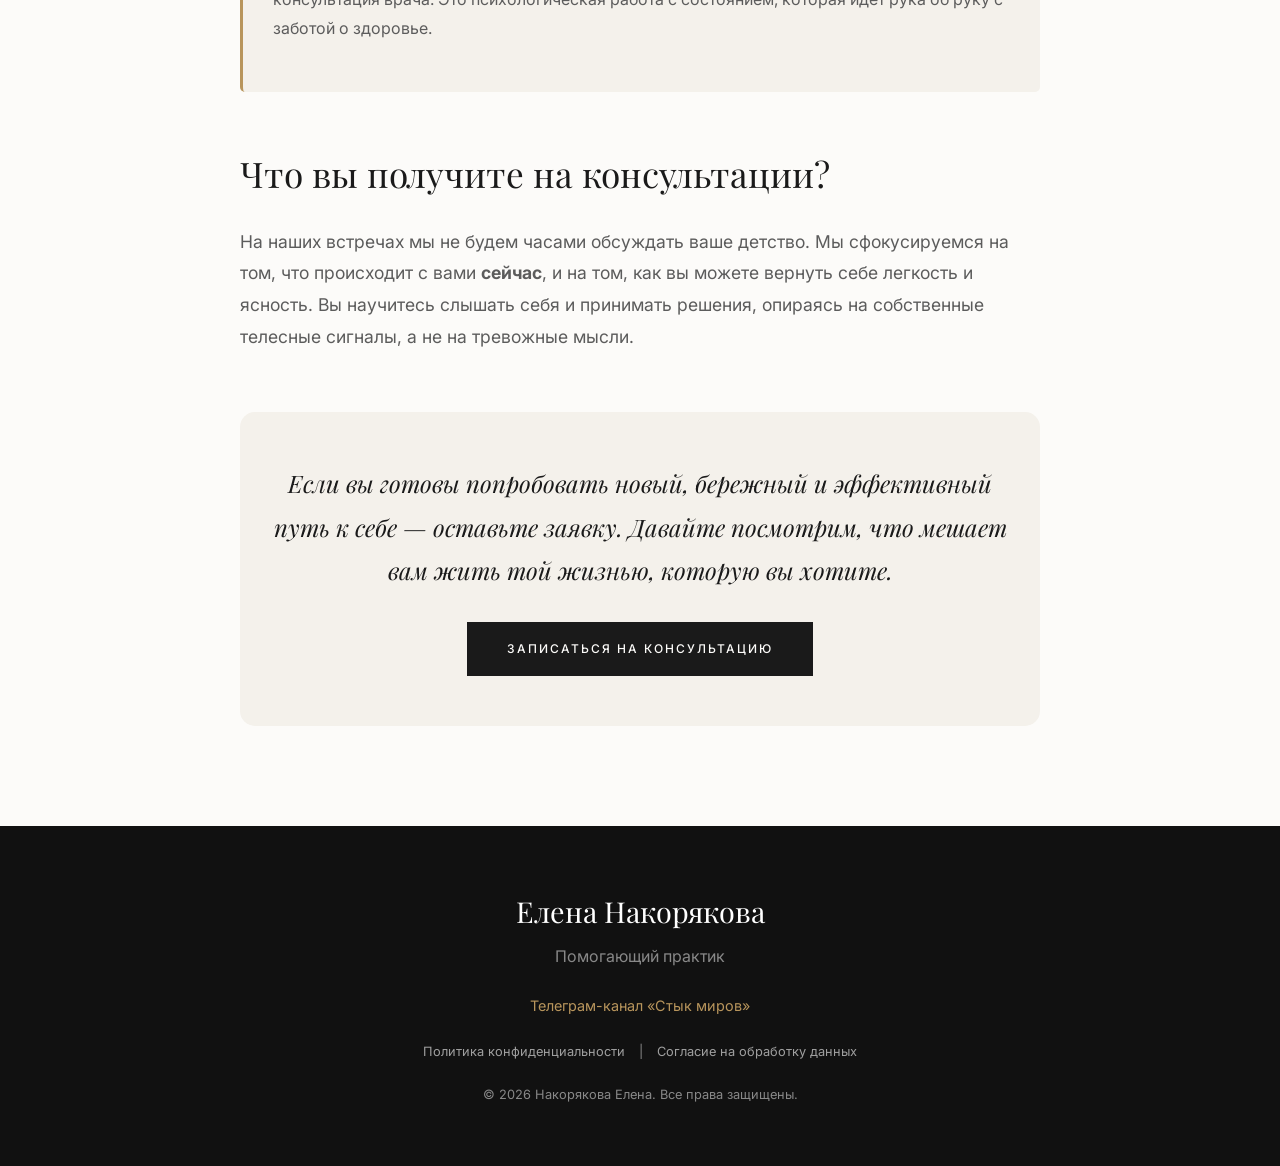
<file: blog-psy2.html>
<!DOCTYPE html>
<html lang="ru">
<head>
    <meta charset="UTF-8">
    <meta name="viewport" content="width=device-width, initial-scale=1.0">
    <title>Что такое PSY 2.0 и почему классическая терапия иногда не работает? | Елена Накорякова</title>
    <!-- Логотип для браузера и поисковиков -->
<link rel="icon" type="image/png" href="logo.png">
<link rel="apple-touch-icon" href="logo.png">

<!-- Настройки для красивого отображения при отправке ссылки в соцсетях/мессенджерах -->
<meta property="og:title" content="Елена Накорякова | Помогающий практик">
<meta property="og:description" content="Бережные консультации, подход psy2.0, гармония и опора.">
<meta property="og:image" content="https://stykmirov.ru/logo.png">
<meta property="og:type" content="website">
    
    <meta name="description" content="Разбираем современный подход PSY 2.0: как работа с телесными ощущениями помогает быстрее справиться с тревогой и изменить жизнь.">
    
    <link rel="stylesheet" href="style.css">
    
    <link rel="preconnect" href="https://fonts.googleapis.com">
    <link rel="preconnect" href="https://fonts.gstatic.com" crossorigin>
    <link href="https://fonts.googleapis.com/css2?family=Inter:wght@300;400;500&family=Playfair+Display:ital,wght@0,400;0,500;0,600;1,400&display=swap" rel="stylesheet">
</head>
<body>

    <div class="bg-texture"></div>

    <nav id="navbar" class="scrolled">
        <div class="container nav-content">
            <div class="logo">
                <a href="index.html" style="text-decoration: none;">
                    <span class="logo-name">Елена Накорякова</span>
                    <span class="logo-sub">Помогающий практик</span>
                </a>
            </div>
            
            <div class="burger" id="burger-menu">
                <span></span>
                <span></span>
                <span></span>
            </div>

            <ul class="nav-links" id="nav-links">
                <li><a href="index.html#about">Обо мне</a></li>
                <li><a href="index.html#services">Услуги</a></li>
                <li><a href="index.html#process">Процесс</a></li>
                <li><a href="index.html#blog">Статьи</a></li>
                <li><a href="index.html#reviews">Отзывы</a></li>
                <li><a href="index.html#certificate">Сертификат</a></li>
                <li class="mobile-only-btn"><a href="index.html#contact" class="btn btn-nav">Записаться</a></li>
            </ul>
            
            <a href="index.html#contact" class="btn btn-nav desktop-only-btn">Записаться</a>
        </div>
    </nav>

    <article class="article-page">
        <div class="container">
            <a href="index.html#blog" class="back-link" style="display: inline-block; margin-bottom: 30px; color: var(--gold); text-decoration: none; font-size: 0.9rem;">&larr; К списку статей</a>
            
            <h1 class="article-title">Что такое PSY 2.0 и почему классическая терапия иногда не работает?</h1>
            <p class="article-meta">Автор: Елена Накорякова · Помогающий практик</p>

            <div class="article-hero-image">
                <img src="psy2-photo.jpg" alt="Елена Накорякова - подход PSY 2.0">
            </div>

            <div class="article-content">
                <p>Вы когда-нибудь замечали, что можете годами ходить к психологу, обсуждать детство, анализировать свои ошибки, но при этом <strong>жизнь не меняется</strong>? Вы понимаете головой, откуда взялась тревога или неуверенность, но тело по-прежнему сжимается, а привычные сценарии повторяются снова и снова.</p>

                <p>Именно для решения этой проблемы был создан современный подход <strong>PSY 2.0</strong> (Псидваноль). Это не просто «еще один метод», это смена оптики: от бесконечного анализа прошлого к реальным изменениям в настоящем.</p>

                <h2>В чем главное отличие от классической терапии?</h2>
                <p>Классический психоанализ часто работает с метафорой «раскопок». Мы ищем корень проблемы в детстве, чтобы «переосознать» его. Это может быть полезно, но иногда занимает годы, а результат остается хрупким.</p>
                <p><strong>PSY 2.0</strong> работает иначе. Это метод <strong>краткосрочной психосоматической психотерапии</strong>. Его главная идея: <strong>наши эмоции и травмы «записаны» не только в голове, но и в теле</strong>. Если вы боитесь выступать, ваше тело может сжиматься; если вы подавляете гнев, он может проявиться как ком в горле или напряжение в плечах.</p>
                <p>Метод PSY 2.0 позволяет мягко и экологично «перепрожить» травмирующую ситуацию, изменив реакцию тела на нее. Мы не просто говорим о проблеме — мы <strong>трансформируем телесный опыт</strong>, который ее закрепил.</p>

                <h2>Как это работает на практике?</h2>
                <p>В основе метода лежит работа с <strong>«Внутренним Наблюдателем»</strong>. Это ваша способность замечать свои ощущения здесь и сейчас, не убегая в мысли о прошлом или будущем.</p>
                <ul>
                    <li><strong>Контакт с телом:</strong> Мы учимся слышать сигналы тела без страха и контроля.</li>
                    <li><strong>Поиск первопричины:</strong> В безопасном пространстве мы находим тот момент, когда тело «запомнило» боль или страх.</li>
                    <li><strong>Трансформация:</strong> С помощью специальных техник мы меняем восприятие этой ситуации. Напряжение, которое копилось годами, уходит, и вы получаете доступ к своей внутренней опоре.</li>
                </ul>

                <h2>Кому подойдет этот подход?</h2>
                <p>PSY 2.0 — это не «волшебная таблетка», а инструмент для тех, кто готов к работе. Он особенно эффективен, если:</p>
                <ul>
                    <li>Вы чувствуете, что «застряли» в одних и тех же сценариях.</li>
                    <li>У вас есть психосоматические проявления (напряжение, нарушения сна, частые простуды на нервной почве).</li>
                    <li>Вы хотите не просто «понять» проблему, а <strong>почувствовать</strong> изменения в теле и жизни.</li>
                </ul>

                <div class="article-warning">
                    <p><strong>Важное предостережение:</strong> PSY 2.0 не заменяет медицинскую диагностику и лечение. Если у вас есть острые состояния или тяжелые соматические заболевания, необходима консультация врача. Это психологическая работа с состоянием, которая идет рука об руку с заботой о здоровье.</p>
                </div>

                <h2>Что вы получите на консультации?</h2>
                <p>На наших встречах мы не будем часами обсуждать ваше детство. Мы сфокусируемся на том, что происходит с вами <strong>сейчас</strong>, и на том, как вы можете вернуть себе легкость и ясность. Вы научитесь слышать себя и принимать решения, опираясь на собственные телесные сигналы, а не на тревожные мысли.</p>

                <div class="article-cta">
                    <p>Если вы готовы попробовать новый, бережный и эффективный путь к себе — оставьте заявку. Давайте посмотрим, что мешает вам жить той жизнью, которую вы хотите.</p>
                    <a href="index.html#contact" class="btn btn-primary">Записаться на консультацию</a>
                </div>
            </div>
        </div>
    </article>

    <footer>
        <div class="container footer-content">
            <div class="footer-logo">
                <h3>Елена Накорякова</h3>
                <p>Помогающий практик</p>
            </div>
            <div class="footer-telegram">
                <a href="https://t.me/seamofworlds" target="_blank">Телеграм-канал «Стык миров»</a>
            </div>
            <div class="footer-legal">
                <a href="privacy.html">Политика конфиденциальности</a>
                <span>|</span>
                <a href="consent.html">Согласие на обработку данных</a>
            </div>
            <div class="footer-copy">
                <p>&copy; 2026 Накорякова Елена. Все права защищены.</p>
            </div>
        </div>
    </footer>

    <script src="script.js"></script>
</body>
</html>
</file>
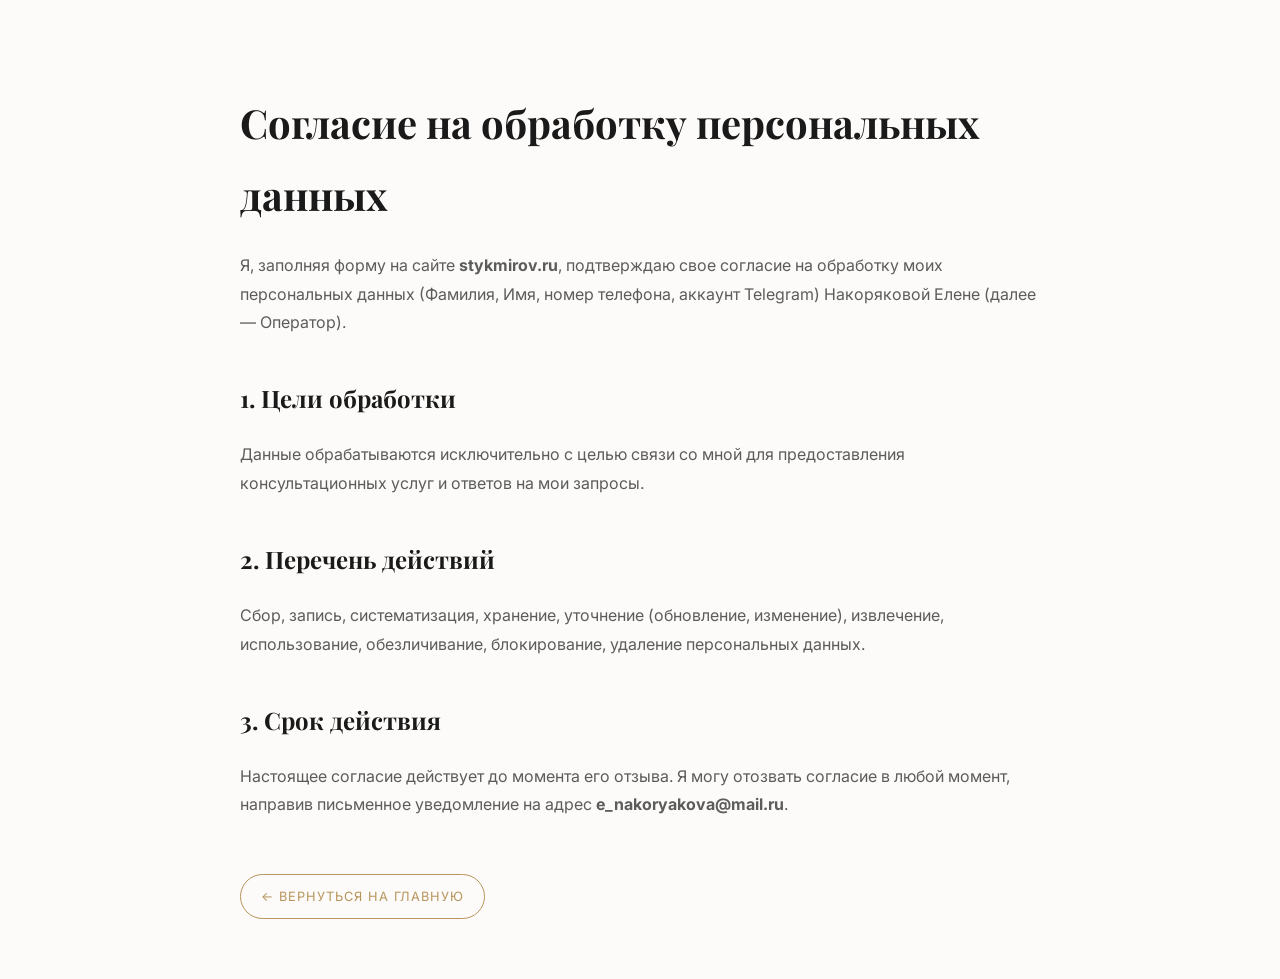
<file: consent.html>
<!DOCTYPE html>
<html lang="ru">
<head>
    <meta charset="UTF-8">
    <meta name="viewport" content="width=device-width, initial-scale=1.0">
    <title>Согласие на обработку данных | Накорякова Елена</title>
    <link href="https://fonts.googleapis.com/css2?family=Inter:wght@300;400;500&family=Playfair+Display:ital,wght@0,400;0,500;0,600;1,400&display=swap" rel="stylesheet">
    <style>
        body { font-family: 'Inter', sans-serif; line-height: 1.8; color: #333; max-width: 800px; margin: 40px auto; padding: 20px; background: #fcfbf9; }
        h1 { font-family: 'Playfair Display', serif; color: #1a1a1a; font-size: 2.5rem; margin-bottom: 20px; }
        h2 { font-family: 'Playfair Display', serif; font-size: 1.5rem; margin-top: 40px; color: #1a1a1a; }
        p, ul { margin-bottom: 15px; color: #5c5c5c; }
        a { color: #b8955c; text-decoration: none; }
        a:hover { text-decoration: underline; }
        .back-link { display: inline-block; margin-top: 40px; padding: 10px 20px; border: 1px solid #b8955c; border-radius: 30px; text-transform: uppercase; font-size: 0.8rem; letter-spacing: 1px;}
    </style>
</head>
<body>
    <h1>Согласие на обработку персональных данных</h1>
    <p>Я, заполняя форму на сайте <strong>stykmirov.ru</strong>, подтверждаю свое согласие на обработку моих персональных данных (Фамилия, Имя, номер телефона, аккаунт Telegram) Накоряковой Елене (далее — Оператор).</p>
    
    <h2>1. Цели обработки</h2>
    <p>Данные обрабатываются исключительно с целью связи со мной для предоставления консультационных услуг и ответов на мои запросы.</p>
    
    <h2>2. Перечень действий</h2>
    <p>Сбор, запись, систематизация, хранение, уточнение (обновление, изменение), извлечение, использование, обезличивание, блокирование, удаление персональных данных.</p>
    
    <h2>3. Срок действия</h2>
    <p>Настоящее согласие действует до момента его отзыва. Я могу отозвать согласие в любой момент, направив письменное уведомление на адрес <strong>e_nakoryakova@mail.ru</strong>.</p>
    
    <a href="index.html" class="back-link">← Вернуться на главную</a>
</body>
</html>
</file>
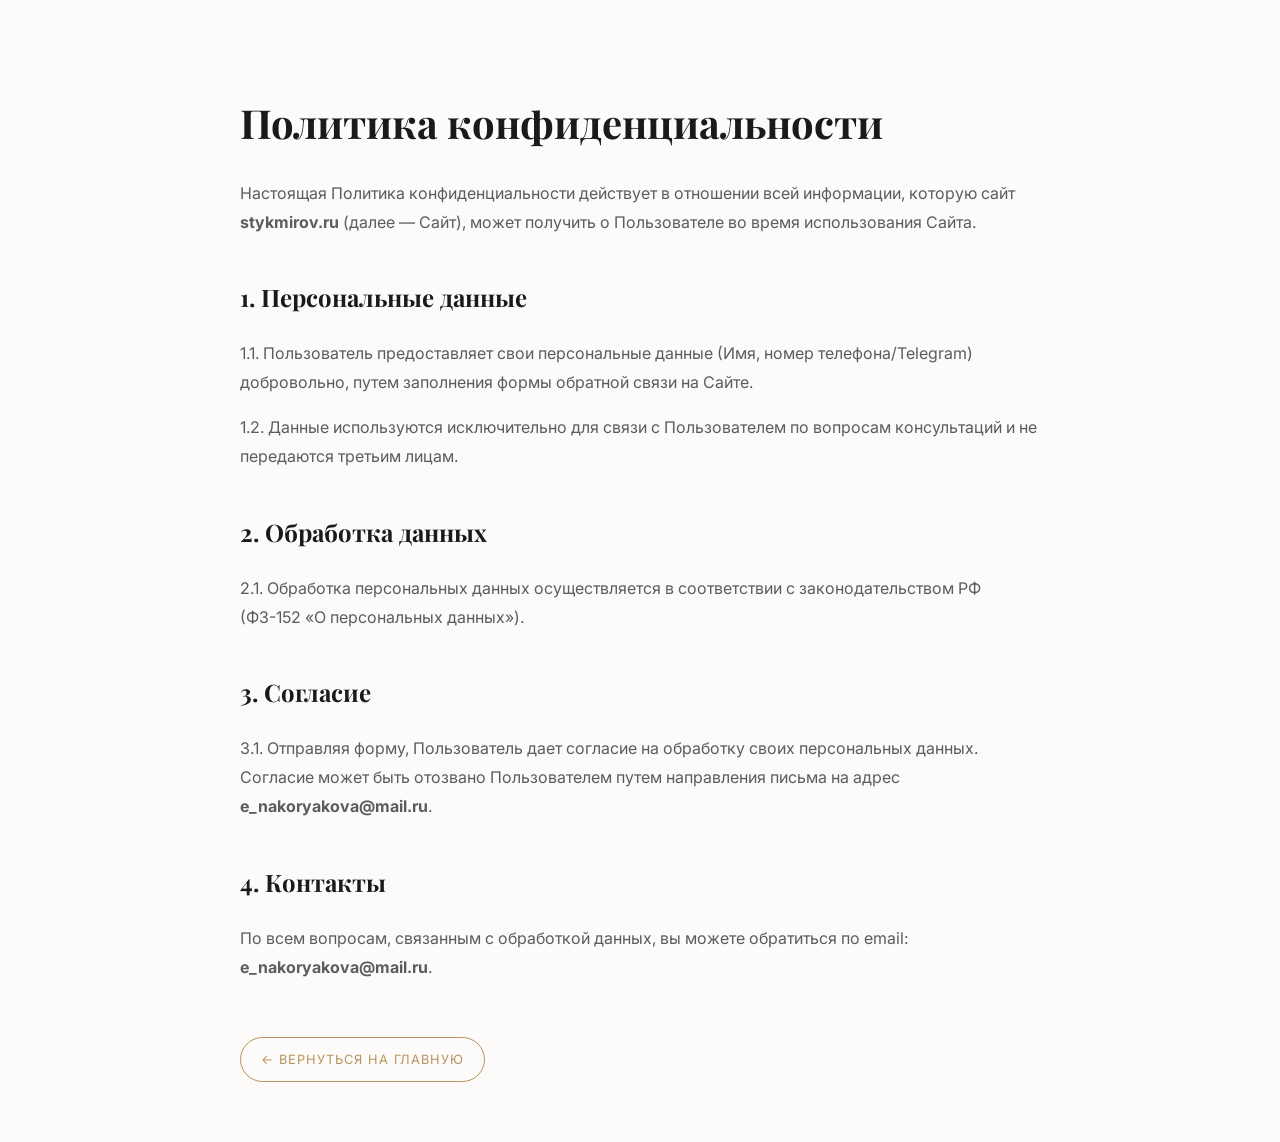
<file: privacy.html>
<!DOCTYPE html>
<html lang="ru">
<head>
    <meta charset="UTF-8">
    <meta name="viewport" content="width=device-width, initial-scale=1.0">
    <title>Политика конфиденциальности | Накорякова Елена</title>
    <link href="https://fonts.googleapis.com/css2?family=Inter:wght@300;400;500&family=Playfair+Display:ital,wght@0,400;0,500;0,600;1,400&display=swap" rel="stylesheet">
    <style>
        body { font-family: 'Inter', sans-serif; line-height: 1.8; color: #333; max-width: 800px; margin: 40px auto; padding: 20px; background: #fcfbf9; }
        h1 { font-family: 'Playfair Display', serif; color: #1a1a1a; font-size: 2.5rem; margin-bottom: 20px; }
        h2 { font-family: 'Playfair Display', serif; font-size: 1.5rem; margin-top: 40px; color: #1a1a1a; }
        p, ul { margin-bottom: 15px; color: #5c5c5c; }
        a { color: #b8955c; text-decoration: none; }
        a:hover { text-decoration: underline; }
        .back-link { display: inline-block; margin-top: 40px; padding: 10px 20px; border: 1px solid #b8955c; border-radius: 30px; text-transform: uppercase; font-size: 0.8rem; letter-spacing: 1px;}
    </style>
</head>
<body>
    <h1>Политика конфиденциальности</h1>
    <p>Настоящая Политика конфиденциальности действует в отношении всей информации, которую сайт <strong>stykmirov.ru</strong> (далее — Сайт), может получить о Пользователе во время использования Сайта.</p>
    
    <h2>1. Персональные данные</h2>
    <p>1.1. Пользователь предоставляет свои персональные данные (Имя, номер телефона/Telegram) добровольно, путем заполнения формы обратной связи на Сайте.</p>
    <p>1.2. Данные используются исключительно для связи с Пользователем по вопросам консультаций и не передаются третьим лицам.</p>
    
    <h2>2. Обработка данных</h2>
    <p>2.1. Обработка персональных данных осуществляется в соответствии с законодательством РФ (ФЗ-152 «О персональных данных»).</p>
    
    <h2>3. Согласие</h2>
    <p>3.1. Отправляя форму, Пользователь дает согласие на обработку своих персональных данных. Согласие может быть отозвано Пользователем путем направления письма на адрес <strong>e_nakoryakova@mail.ru</strong>.</p>
    
    <h2>4. Контакты</h2>
    <p>По всем вопросам, связанным с обработкой данных, вы можете обратиться по email: <strong>e_nakoryakova@mail.ru</strong>.</p>
    
    <a href="index.html" class="back-link">← Вернуться на главную</a>
</body>
</html>
</file>
<file: style.css>
:root {
    --bg-main: #fcfbf9;
    --bg-alt: #f4f1eb;
    --text-dark: #1a1a1a;
    --text-light: #5c5c5c;
    --gold: #b8955c;
    
    --font-serif: 'Playfair Display', serif;
    --font-sans: 'Inter', sans-serif;
}

* { margin: 0; padding: 0; box-sizing: border-box; }
html { scroll-behavior: smooth; }

body {
    font-family: var(--font-sans);
    background-color: var(--bg-main);
    color: var(--text-dark);
    line-height: 1.8;
    overflow-x: hidden;
    -webkit-font-smoothing: antialiased;
}

.bg-texture {
    position: fixed; top: 0; left: 0; width: 100%; height: 100%;
    background-image: url('data:image/svg+xml;utf8,%3Csvg viewBox="0 0 200 200" xmlns="http://www.w3.org/2000/svg"%3E%3Cfilter id="noiseFilter"%3E%3CfeTurbulence type="fractalNoise" baseFrequency="0.8" numOctaves="3" stitchTiles="stitch"/%3E%3C/filter%3E%3Crect width="100%25" height="100%25" filter="url(%23noiseFilter)" opacity="0.02"/%3E%3C/svg%3E');
    pointer-events: none; z-index: 9999;
}

h1, h2, h3, h4 { font-family: var(--font-serif); font-weight: 400; color: var(--text-dark); }
.container { max-width: 1200px; margin: 0 auto; padding: 0 30px; position: relative; z-index: 1; }
.italic-accent { font-style: italic; color: var(--gold); }
.gold-text { color: var(--gold); }

/* НАВИГАЦИЯ */
#navbar { position: fixed; top: 0; width: 100%; padding: 20px 0; background: rgba(252, 251, 249, 0.95); backdrop-filter: blur(10px); z-index: 100; transition: all 0.4s ease; }
#navbar.scrolled { padding: 12px 0; border-bottom: 1px solid rgba(184, 149, 92, 0.15); }
.nav-content { display: flex; justify-content: space-between; align-items: center; }
.logo { display: flex; flex-direction: column; align-items: flex-start; text-decoration: none; }
.logo-name { font-family: var(--font-serif); font-size: 1.3rem; color: var(--text-dark); font-weight: 600; line-height: 1.1; }
.logo-sub { font-family: var(--font-sans); font-size: 0.65rem; color: var(--gold); text-transform: uppercase; letter-spacing: 2px; margin-top: 2px; }
.nav-links { display: flex; list-style: none; gap: 30px; }
.nav-links a { color: var(--text-dark); text-decoration: none; font-size: 0.75rem; font-weight: 400; text-transform: uppercase; letter-spacing: 1px; transition: color 0.3s ease; }
.nav-links a:hover { color: var(--gold); }

/* КНОПКИ */
.btn { display: inline-block; padding: 16px 40px; text-decoration: none; font-family: var(--font-sans); font-size: 0.75rem; font-weight: 500; letter-spacing: 2px; transition: all 0.4s ease; cursor: pointer; text-transform: uppercase; border: none; text-align: center;}
.btn-primary { background: var(--text-dark); color: var(--bg-main); }
.btn-primary:hover { background: var(--gold); color: #fff; }
.btn-text { background: transparent; color: var(--text-dark); border-bottom: 1px solid var(--text-dark); padding: 10px 0; margin-left: 20px;}
.btn-text:hover { color: var(--gold); border-color: var(--gold); }
.btn-nav { padding: 10px 20px; font-size: 0.7rem; border: 1px solid var(--text-dark); background: transparent; color: var(--text-dark); }
.btn-nav:hover { background: var(--text-dark); color: var(--bg-main); }

/* ГЛАВНЫЙ ЭКРАН */
.hero { padding: 220px 0 160px 0; text-align: center; }
.hero-tagline { color: var(--gold); text-transform: uppercase; letter-spacing: 6px; font-size: 0.75rem; margin-bottom: 30px; font-weight: 500; }
.hero h1 { font-size: 4.5rem; line-height: 1.1; margin-bottom: 30px; letter-spacing: -0.5px; }
.hero-subtitle { font-size: 1.1rem; max-width: 600px; margin: 0 auto 50px auto; color: var(--text-light); font-weight: 300; }
.hero-buttons { display: flex; gap: 20px; justify-content: center; align-items: center; }

/* ОБЩИЕ ЗАГОЛОВКИ */
.section-header { text-align: center; margin-bottom: 60px; }
.section-title { text-align: center; font-size: 3rem; margin-bottom: 15px; }
.section-subtitle { text-align: center; color: var(--gold); font-size: 0.8rem; letter-spacing: 3px; text-transform: uppercase; margin-bottom: 50px; font-weight: 500;}
.section-title-left { font-size: 3rem; margin-bottom: 25px; line-height: 1.2; }

/* ЭМПАТИЯ */
.empathy { padding: 100px 0; background: var(--bg-alt); }
.empathy-grid { display: grid; grid-template-columns: repeat(auto-fit, minmax(220px, 1fr)); gap: 30px; margin-bottom: 60px; }
.empathy-item { background: var(--bg-main); padding: 30px; border-radius: 10px; box-shadow: 0 5px 20px rgba(0,0,0,0.02); text-align: center; }
.empathy-mark { font-family: var(--font-serif); font-size: 2rem; color: var(--gold); display: block; margin-bottom: 15px; }
.empathy-item p { font-size: 0.95rem; color: var(--text-light); font-weight: 300; }
.empathy-outro { font-family: var(--font-serif); font-size: 1.8rem; color: var(--text-dark); font-style: italic; text-align: center; max-width: 800px; margin: 0 auto;}

/* ОБО МНЕ */
.about { padding: 150px 0; }
.about-grid { display: grid; grid-template-columns: 1fr 1fr; gap: 80px; align-items: center; }
.about-img {
    width: 100%;
    aspect-ratio: 4/5;
    object-fit: cover;
    border-radius: 4px;
    box-shadow: 0 20px 40px rgba(0, 0, 0, 0.1);
    display: block;
    border: 1px solid var(--gold);
    padding: 15px;
    background-color: #fff;
}
.about-text p { color: var(--text-light); margin-bottom: 25px; font-size: 1.05rem; font-weight: 300; }

/* МЕТОД */
.method { padding: 100px 0; background: var(--text-dark); color: var(--bg-main); text-align: center;}
.method-title { color: var(--gold); font-size: 1.2rem; text-transform: uppercase; letter-spacing: 3px; margin-bottom: 30px;}
.method-quote { font-family: var(--font-serif); font-size: 2rem; line-height: 1.4; color: var(--bg-main); max-width: 900px; margin: 0 auto; font-style: italic; font-weight: 300;}

/* ПОДХОД PSY2.0 */
.psy-approach { padding: 120px 0; background: var(--bg-main); }
.psy-grid { display: grid; grid-template-columns: 1.2fr 1fr; gap: 80px; align-items: center; }
.psy-features { display: flex; flex-direction: column; gap: 20px; }
.psy-feature-item { background: var(--bg-alt); padding: 30px; border-radius: 10px; border-left: 3px solid var(--gold); }
.psy-feature-item h4 { font-size: 1.3rem; margin-bottom: 10px; color: var(--text-dark); }
.psy-feature-item p { color: var(--text-light); font-size: 0.95rem; font-weight: 300; }

/* УСЛУГИ */
.services { padding: 150px 0; background: var(--bg-alt); }
.services-grid { display: grid; grid-template-columns: repeat(3, 1fr); gap: 30px; }
.service-card { padding: 40px 30px; background: var(--bg-main); border-radius: 15px; transition: all 0.4s ease; text-align: center; display: flex; flex-direction: column; box-shadow: 0 5px 20px rgba(0,0,0,0.02); }
.service-card:hover { background: #fff; box-shadow: 0 20px 40px rgba(0,0,0,0.06); transform: translateY(-5px); }
.service-icon { width: 50px; height: 50px; color: var(--gold); margin: 0 auto 20px auto; flex-shrink: 0; }
.service-card h3 { font-size: 1.4rem; margin-bottom: 15px; line-height: 1.3; }
.service-card p { color: var(--text-light); font-weight: 300; font-size: 0.9rem; flex-grow: 1; }

/* ПРОЦЕСС */
.process { padding: 120px 0; }
.process-steps { display: grid; grid-template-columns: repeat(auto-fit, minmax(200px, 1fr)); gap: 40px; }
.step { text-align: center; }
.step-num { font-family: var(--font-serif); font-size: 3rem; color: var(--gold); margin-bottom: 20px; line-height: 1; border-bottom: 1px solid rgba(184, 149, 92, 0.3); display: inline-block; padding-bottom: 10px; }
.step h4 { font-size: 1.3rem; margin-bottom: 15px; color: var(--text-dark); }
.step p { font-size: 0.9rem; color: var(--text-light); font-weight: 300; }

/* БЛОГ АНОНСЫ */
.blog-preview { padding: 120px 0; background: var(--bg-alt); }
.blog-card-wrapper { display: grid; grid-template-columns: 1fr 1fr; gap: 40px; max-width: 1000px; margin: 0 auto; }
.blog-card { background: var(--bg-main); border-radius: 15px; overflow: hidden; text-decoration: none; display: flex; flex-direction: column; transition: all 0.4s ease; border: 1px solid rgba(0,0,0,0.05); box-shadow: 0 10px 30px rgba(0,0,0,0.02); }
.blog-card:hover { transform: translateY(-8px); box-shadow: 0 20px 40px rgba(184, 149, 92, 0.15); border-color: var(--gold); }

.blog-card-img { 
    width: 100%; 
    height: 260px; 
    background: var(--bg-main);
    position: relative; 
    overflow: hidden; 
    display: flex;
    align-items: center;
    justify-content: center;
    padding: 10px;
    border-bottom: 1px solid rgba(0,0,0,0.03);
}
.blog-card-img img { 
    width: 100%; 
    height: 100%; 
    object-fit: contain;
    transition: transform 0.4s ease; 
}
.blog-card:hover .blog-card-img img { 
    transform: scale(1.03); 
}

.blog-card-content { padding: 30px; display: flex; flex-direction: column; flex-grow: 1; }
.blog-category { color: var(--gold); font-size: 0.75rem; text-transform: uppercase; letter-spacing: 2px; font-weight: 500; margin-bottom: 10px; }
.blog-card-content h3 { font-size: 1.5rem; margin-bottom: 15px; line-height: 1.3; color: var(--text-dark); }
.blog-card-content p { color: var(--text-light); font-size: 0.95rem; margin-bottom: 25px; flex-grow: 1; }
.blog-read-more { font-size: 0.85rem; font-weight: 600; text-transform: uppercase; letter-spacing: 1px; color: var(--text-dark); transition: color 0.3s; }
.blog-card:hover .blog-read-more { color: var(--gold); }

/* СТАТЬЯ (Внутренняя страница) */
.article-page { padding: 150px 0 100px 0; }
.article-title { font-size: 3.5rem; line-height: 1.2; margin-bottom: 20px; text-align: left; }
.article-meta { color: var(--gold); font-size: 0.9rem; text-transform: uppercase; letter-spacing: 1px; margin-bottom: 50px; border-bottom: 1px solid rgba(184, 149, 92, 0.2); padding-bottom: 20px; }

/* ИСПРАВЛЕНО: Уменьшаем максимальную ширину картинки и центрируем */
.article-hero-image { 
    max-width: 800px; /* Ограничиваем ширину до размера текста */
    margin: 0 auto 50px auto; /* Центрируем по горизонтали */
    border-radius: 10px; 
    overflow: hidden; 
    box-shadow: 0 15px 30px rgba(0,0,0,0.08); 
}
.article-hero-image img { 
    width: 100%; 
    height: auto; 
    display: block; 
}

.article-content { max-width: 800px; margin: 0 auto; font-size: 1.1rem; color: var(--text-light); }
.article-content h2 { font-size: 2.2rem; margin: 50px 0 20px 0; text-align: left; color: var(--text-dark); }
.article-content p { margin-bottom: 20px; }
.article-content ul { margin-bottom: 20px; padding-left: 20px; }
.article-content li { margin-bottom: 10px; }
.article-warning { background: var(--bg-alt); padding: 30px; border-left: 3px solid var(--gold); border-radius: 5px; margin: 40px 0; font-size: 1rem; }
.article-cta { margin-top: 60px; text-align: center; background: var(--bg-alt); padding: 50px 30px; border-radius: 15px; }
.article-cta p { font-family: var(--font-serif); font-size: 1.5rem; font-style: italic; margin-bottom: 30px; color: var(--text-dark); }

/* ОТЗЫВЫ */
.reviews { padding: 150px 0; }
.reviews-grid { display: grid; grid-template-columns: repeat(auto-fit, minmax(300px, 1fr)); gap: 30px; }
.review-card { background: var(--bg-main); border: 1px solid rgba(0,0,0,0.05); border-radius: 15px; padding: 40px; display: flex; flex-direction: column; justify-content: space-between; }
.review-text { font-family: var(--font-serif); font-size: 1.2rem; font-style: italic; color: var(--text-dark); margin-bottom: 30px; }
.review-author { border-top: 1px solid rgba(0,0,0,0.1); padding-top: 20px; }
.review-author strong { display: block; color: var(--text-dark); font-size: 1rem; }
.review-author span { color: var(--gold); font-size: 0.8rem; text-transform: uppercase; letter-spacing: 1px; }

/* СЕРТИФИКАТ */
.certificate-section { padding: 120px 0; background: var(--bg-alt); }
.certificate-grid { display: grid; grid-template-columns: 1fr 1fr; gap: 80px; align-items: center; }
.cert-image-wrapper { position: relative; padding: 20px; background: var(--bg-main); box-shadow: 0 30px 60px rgba(0,0,0,0.08); border-radius: 4px; }
.cert-frame { border: 1px solid var(--gold); padding: 15px; background: #fff; position: relative; }
.cert-frame img { width: 100%; height: auto; display: block; object-fit: cover; }

/* ФОРМА */
.contact { padding: 150px 0; text-align: center; background: var(--text-dark); color: var(--bg-main);}
.contact .section-title { color: var(--bg-main); }
.contact .section-subtitle { color: var(--gold); }
.contact-form { max-width: 500px; margin: 0 auto; display: flex; flex-direction: column; gap: 25px; }
.input-group input { width: 100%; padding: 20px 0; background: transparent; border: none; border-bottom: 1px solid rgba(255,255,255,0.3); font-family: var(--font-sans); font-size: 1rem; color: var(--bg-main); transition: border-color 0.3s; }
.input-group input:focus { outline: none; border-bottom-color: var(--gold); }
.input-group input::placeholder { color: rgba(255,255,255,0.4); }
.checkbox-group { display: flex; align-items: center; gap: 10px; justify-content: center; font-size: 0.8rem; color: rgba(255,255,255,0.6); text-align: left;}
.checkbox-group a { color: var(--gold); text-decoration: underline; }
.btn-submit { width: 100%; margin-top: 20px; background: var(--gold); color: var(--bg-main); }
.btn-submit:hover { background: #fff; color: var(--text-dark); }

/* ПОДВАЛ */
footer { padding: 60px 0; background: #111; color: #888; text-align: center; }
.footer-logo h3 { font-family: var(--font-serif); font-size: 1.8rem; color: #fff; margin-bottom: 5px; }
.footer-telegram { margin: 20px 0; }
.footer-telegram a { color: var(--gold); text-decoration: none; font-size: 0.9rem; }
.footer-legal { margin-top: 20px; font-size: 0.8rem; color: rgba(255,255,255,0.5); }
.footer-legal a { color: rgba(255,255,255,0.6); text-decoration: none; transition: color 0.3s; }
.footer-legal a:hover { color: var(--gold); }
.footer-legal span { margin: 0 10px; }
.footer-copy { font-size: 0.8rem; margin-top: 20px; }

/* АНИМАЦИИ */
.reveal { opacity: 0; transform: translateY(40px); transition: all 1s cubic-bezier(0.2, 0.8, 0.2, 1); }
.reveal.active { opacity: 1; transform: translateY(0); }

/* МОДАЛЬНОЕ ОКНО */
.modal { display: none; position: fixed; top: 0; left: 0; width: 100%; height: 100%; background: rgba(0,0,0,0.8); z-index: 1000; align-items: center; justify-content: center; opacity: 0; transition: opacity 0.3s ease; }
.modal.active { display: flex; opacity: 1; }
.modal-content { background: var(--bg-main); padding: 60px 40px; text-align: center; max-width: 400px; width: 90%; border: 1px solid var(--gold); border-radius: 10px;}
.modal-content h3 { font-size: 2rem; margin-bottom: 15px; }

/* =========================================
   АДАПТИВНОСТЬ
   ========================================= */
@media (max-width: 1024px) {
    .services-grid { grid-template-columns: repeat(2, 1fr); }
    .psy-grid { grid-template-columns: 1fr; gap: 40px; }
    .blog-card-wrapper { grid-template-columns: 1fr; }
    .article-title { font-size: 2.5rem; }
}

@media (max-width: 900px) {
    .about-grid, .certificate-grid { grid-template-columns: 1fr; }
    .hero h1 { font-size: 3rem; }
    .hero { padding: 180px 0 100px 0; }
    .services-grid { grid-template-columns: 1fr; }

    .desktop-only-btn { display: none !important; }
    
    .burger { display: flex; flex-direction: column; justify-content: space-between; width: 30px; height: 21px; cursor: pointer; z-index: 101; }
    .burger span { display: block; height: 2px; width: 100%; background-color: var(--text-dark); transition: all 0.3s ease; }
    .burger.active span:nth-child(1) { transform: translateY(9px) rotate(45deg); }
    .burger.active span:nth-child(2) { opacity: 0; }
    .burger.active span:nth-child(3) { transform: translateY(-9px) rotate(-45deg); }

    .nav-links { position: fixed; top: 0; right: -100%; width: 100%; height: 100vh; background: var(--bg-main); flex-direction: column; justify-content: center; align-items: center; gap: 30px; transition: right 0.4s ease; box-shadow: -10px 0 30px rgba(0,0,0,0.1); z-index: 100; }
    .nav-links.active { right: 0; }
    .nav-links a { font-size: 1.2rem; }

    .mobile-only-btn { margin-top: 20px; }
    .mobile-only-btn .btn-nav { font-size: 1rem; padding: 12px 30px; }
}

@media (min-width: 901px) {
    .burger, .mobile-only-btn { display: none !important; }
}
</file>
